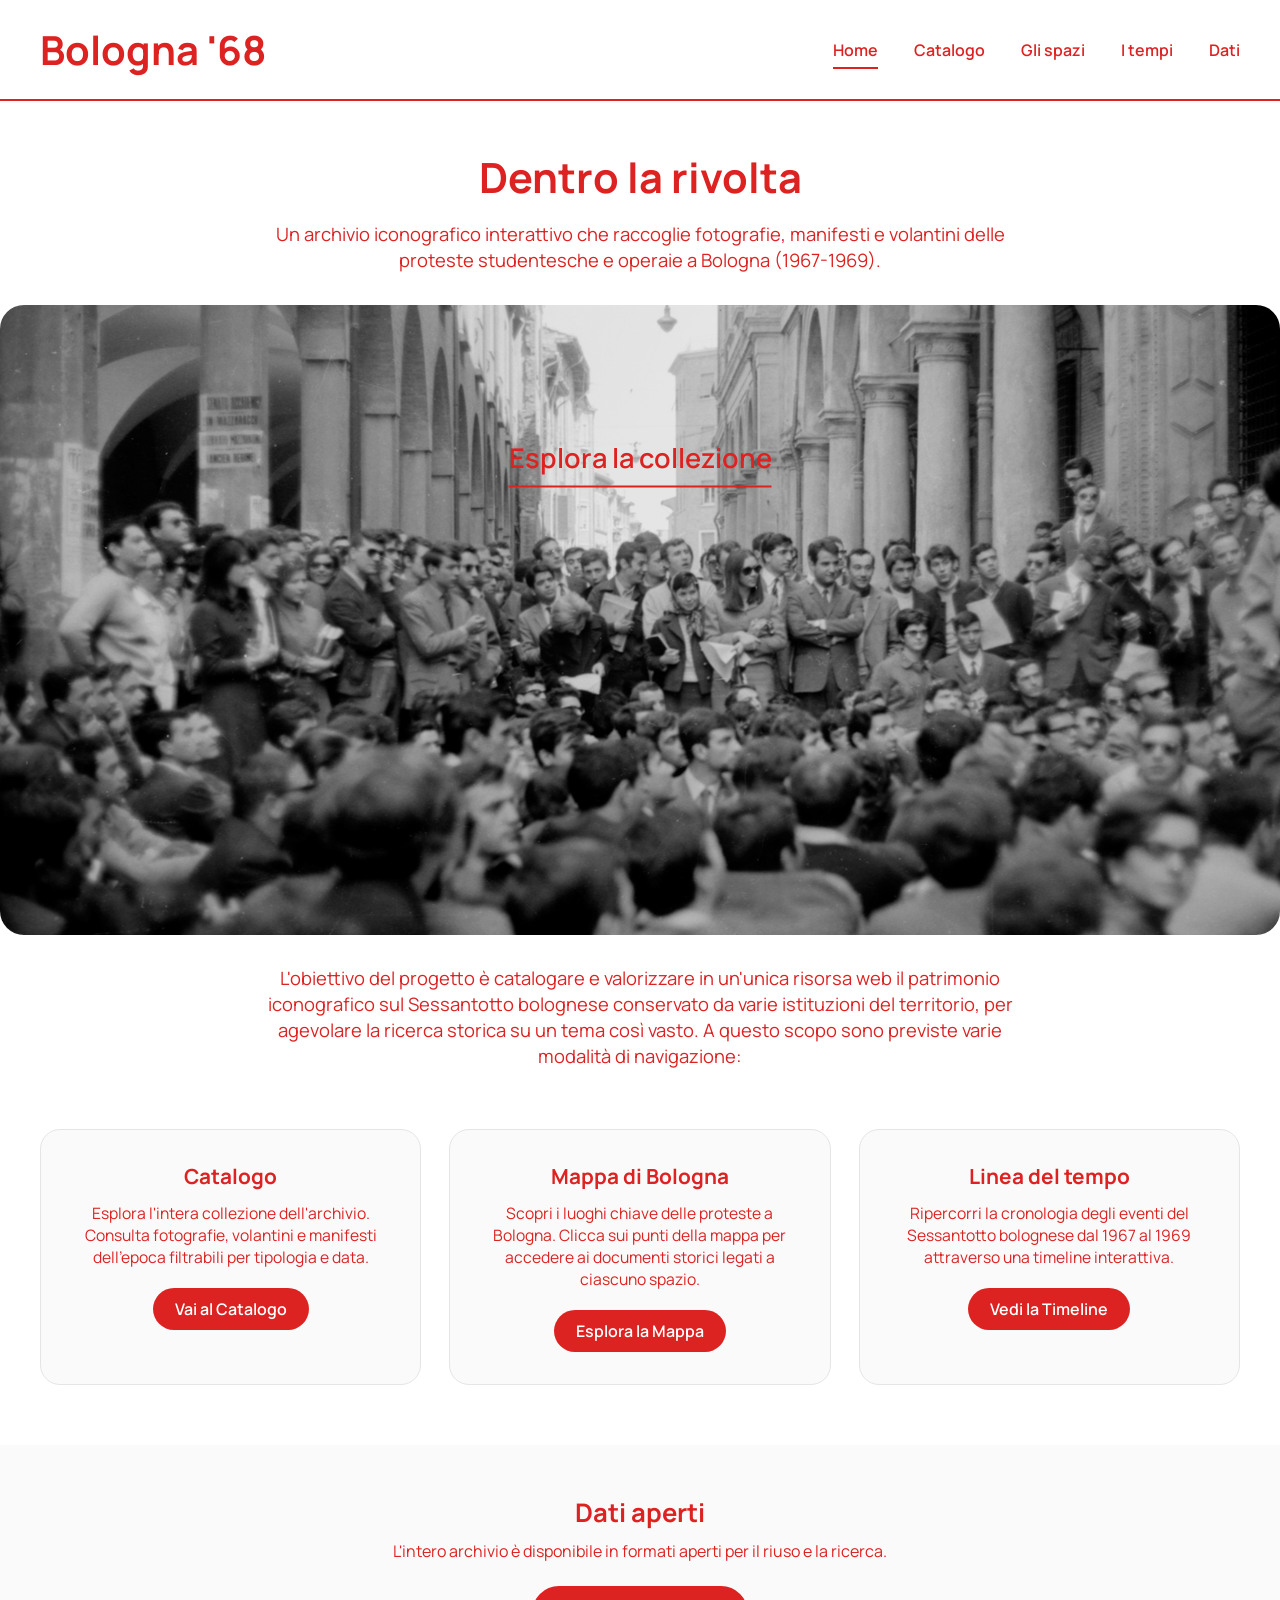
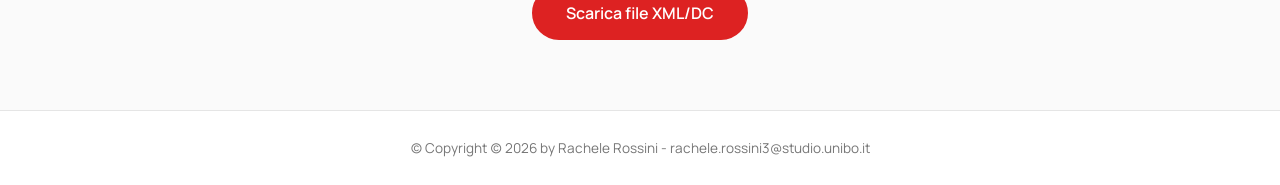
<file: index.html>
<!DOCTYPE html>
<html lang="it">
<head>
    <meta charset="UTF-8">
    <meta name="viewport" content="width=device-width, initial-scale=1.0">
    <title>Bologna '68 — Home</title>
    <link rel="preconnect" href="https://fonts.googleapis.com">
<link rel="preconnect" href="https://fonts.gstatic.com" crossorigin>
<link href="https://fonts.googleapis.com/css2?family=Manrope:wght@400;500;600;700;800&display=swap" rel="stylesheet">
    <link rel="stylesheet" href="style.css">
    <meta name="DC.title" content="Bologna '68 — Archivio iconografico del Sessantotto bolognese">
<meta name="DC.creator" content="Rachele Rossini">
<meta name="DC.subject" content="Sessantotto, Bologna, movimento studentesco, 1968">
<meta name="DC.description" content="Archivio iconografico digitale di fotografie, manifesti e volantini del Sessantotto bolognese (1967-1969)">
<meta name="DC.date" content="1967/1969">
<meta name="DC.type" content="Collection">
<meta name="DC.format" content="text/html">
<meta name="DC.language" content="it">
</head>
<body>

    <header>
    <div class="logo">
        <a href="index.html">Bologna '68</a>
    </div>
    <nav class="topnav" id="myTopnav">
        <ul>
            <li><a href="index.html" class="active">Home</a></li>
            <li><a href="catalogo.html">Catalogo</a></li>
            <li><a href="spazi.html">Gli spazi</a></li>
            <li><a href="tempi.html">I tempi</a></li>
            <li><a href="dati.html">Dati</a></li>
            <li class="icon-item">
                <a href="javascript:void(0);" class="icon" onclick="myFunction()">&#9776;</a>
            </li>
        </ul>
    </nav>
</header>

<section class="hero-intro">
    <h1>Dentro la rivolta</h1>
    <p>Un archivio iconografico interattivo che raccoglie fotografie, manifesti e volantini delle proteste studentesche e operaie a Bologna (1967-1969).</p>
</section>

<div class="hero-image" id="heroImage">
    <div class="hero-text">
        <a href="catalogo.html">Esplora la collezione</a>
    </div>
</div>

<section class="description-section">
    
    <p>L'obiettivo del progetto è catalogare e valorizzare in un'unica risorsa web il patrimonio iconografico sul Sessantotto bolognese conservato da varie istituzioni del territorio, per agevolare la ricerca storica su un tema così vasto. 
    A questo scopo sono previste varie modalità di navigazione:</p>
</section>

<section class="home-sections">
    <div class="sections-grid">

        <div class="section-card">
            <h3>Catalogo</h3>
            <p>Esplora l'intera collezione dell'archivio. Consulta fotografie, volantini e manifesti dell'epoca filtrabili per tipologia e data.</p>
            <a href="catalogo.html" class="btn-card">Vai al Catalogo</a>
        </div>

        <div class="section-card">
            <h3>Mappa di Bologna</h3>
            <p>Scopri i luoghi chiave delle proteste a Bologna. Clicca sui punti della mappa per accedere ai documenti storici legati a ciascuno spazio.</p>
            <a href="spazi.html" class="btn-card">Esplora la Mappa</a>
        </div>

        <div class="section-card">
            <h3>Linea del tempo</h3>
            <p>Ripercorri la cronologia degli eventi del Sessantotto bolognese dal 1967 al 1969 attraverso una timeline interattiva.</p>
            <a href="tempi.html" class="btn-card">Vedi la Timeline</a>
        </div>

    </div>
</section>
<section class="download-section">
    <h2>Dati aperti</h2>
    <p>L'intero archivio è disponibile in formati aperti per il riuso e la ricerca.</p>
    <a href="sessantotto.xml" download class="btn-download">Scarica file XML/DC</a>
</section>
<footer>
    &copy; Copyright (c) 2026 by Rachele Rossini - rachele.rossini3@studio.unibo.it
</footer>
<script src="script.js"></script>
</body>
</html>
</file>
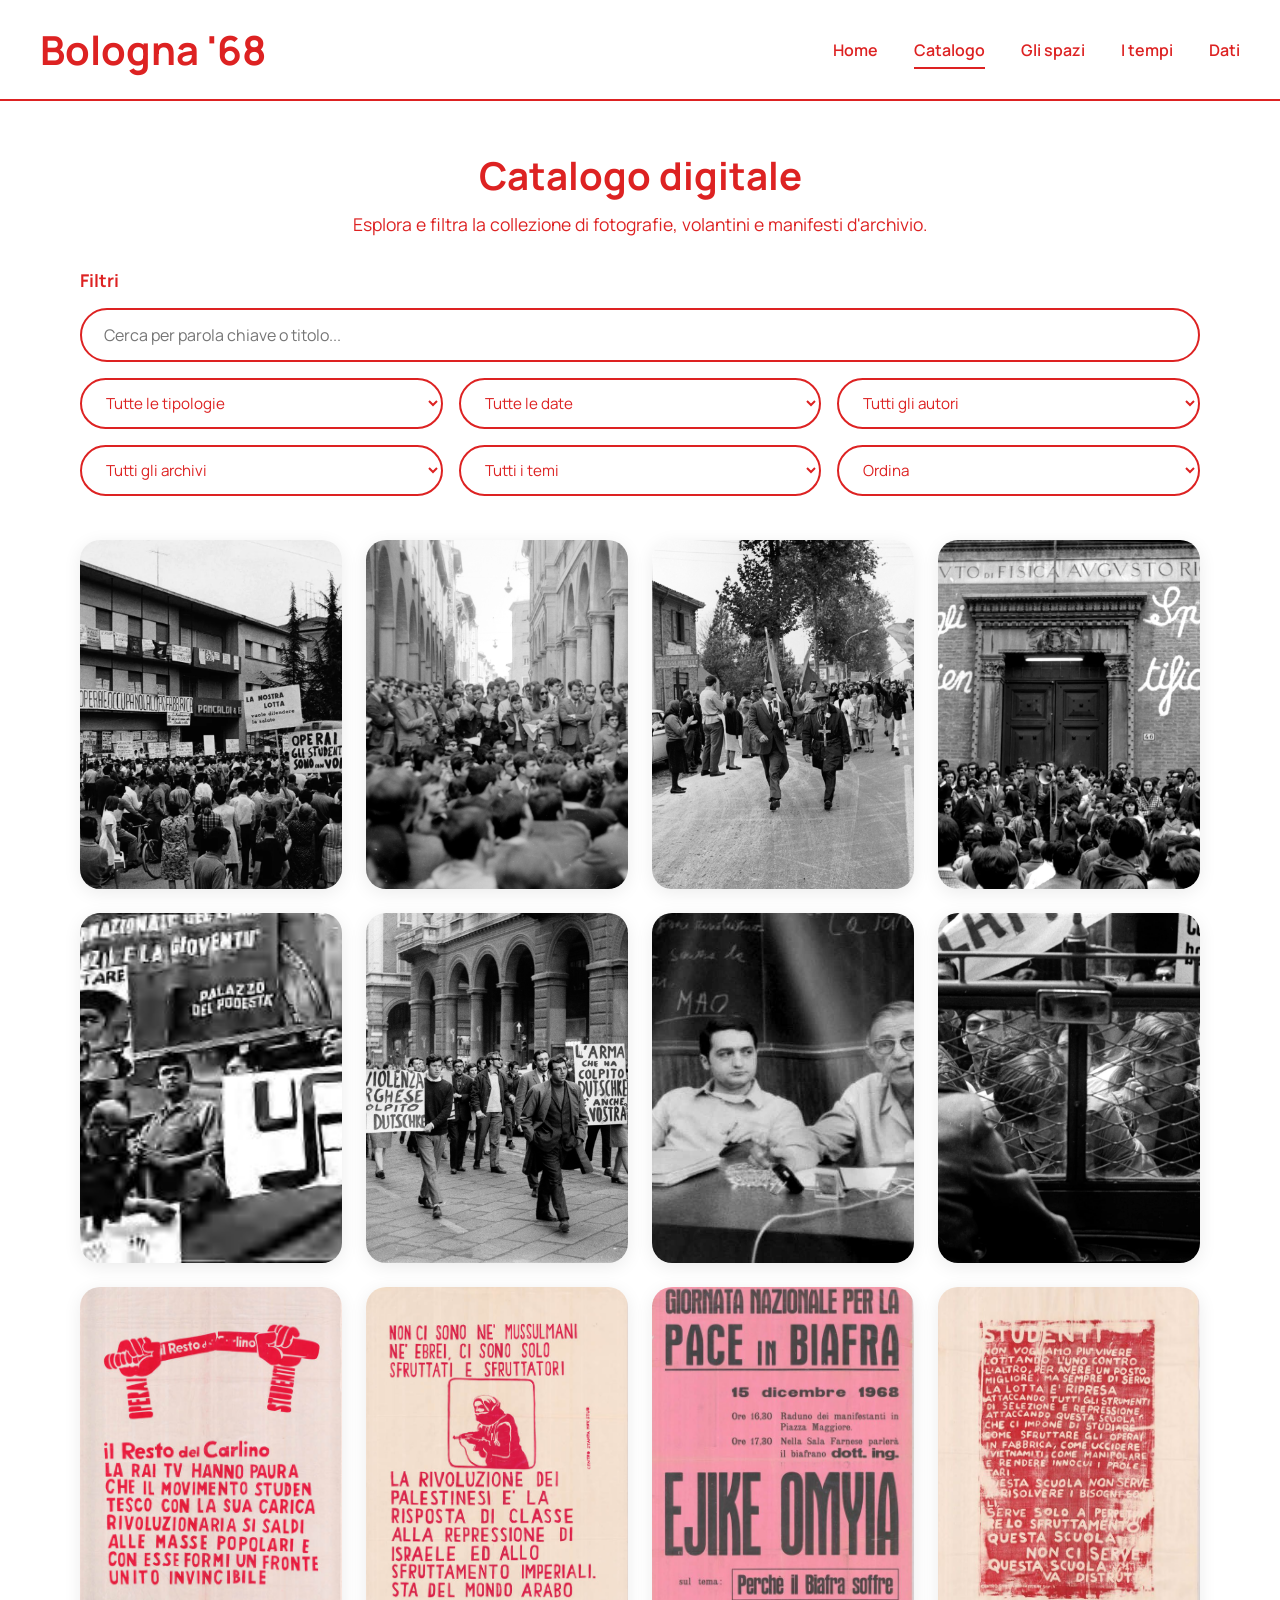
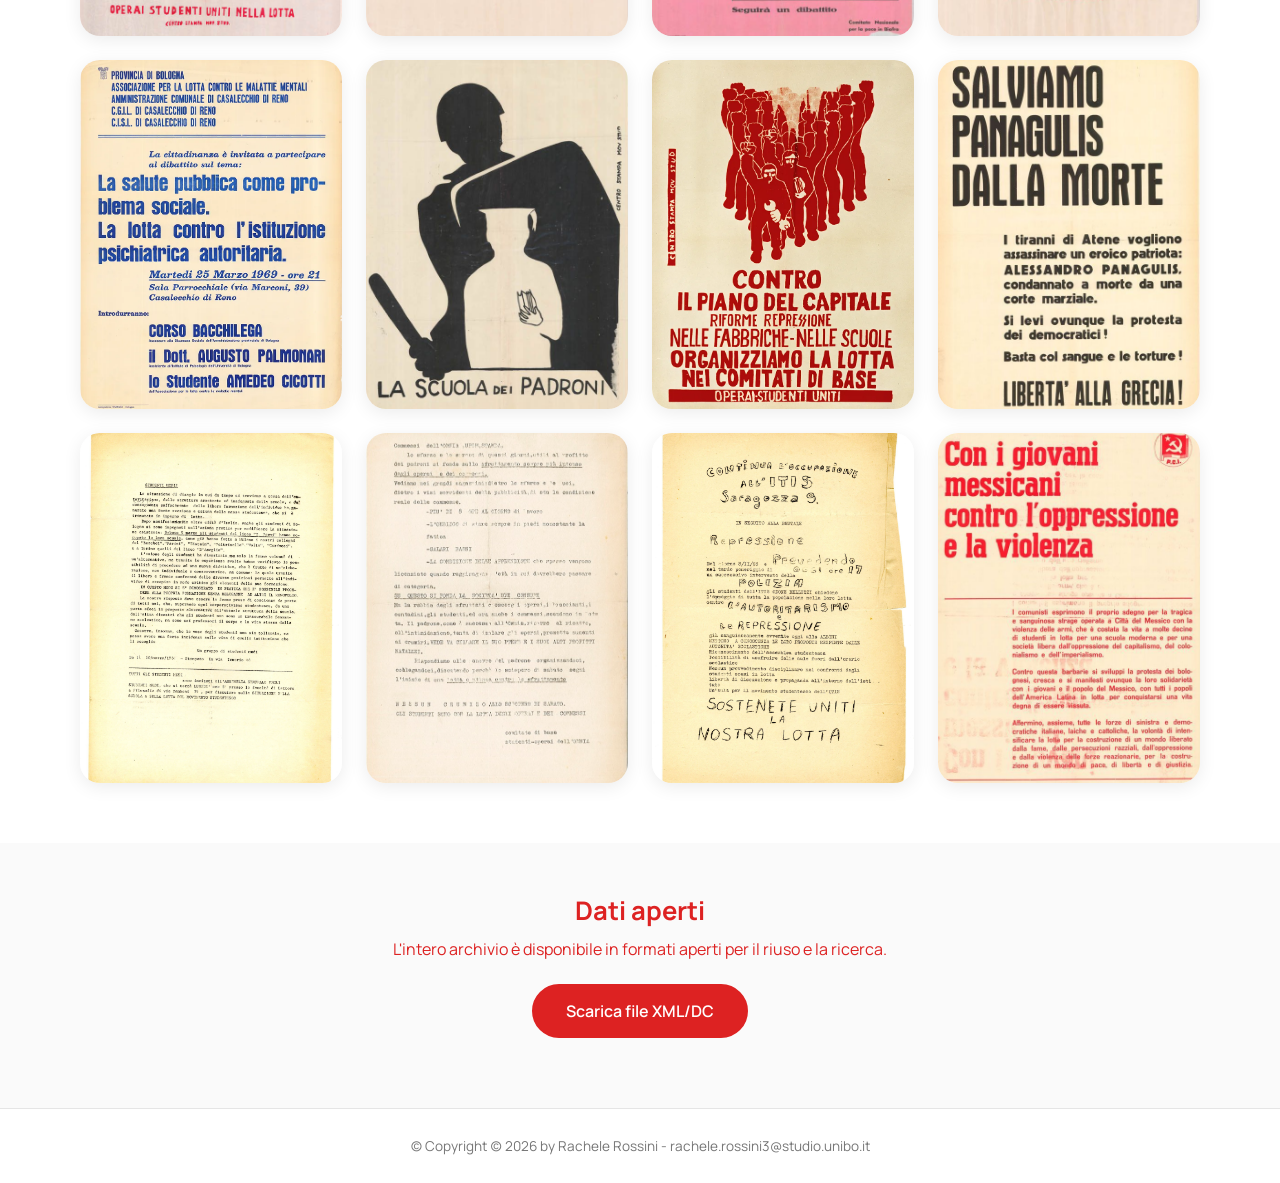
<file: catalogo.html>
<!DOCTYPE html>
<html lang="it">
<head>
    <meta charset="UTF-8">
    <meta name="viewport" content="width=device-width, initial-scale=1.0">
    <title>Bologna '68 — Catalogo</title>
    <link rel="preconnect" href="https://fonts.googleapis.com">
<link rel="preconnect" href="https://fonts.gstatic.com" crossorigin>
<link href="https://fonts.googleapis.com/css2?family=Manrope:wght@400;500;600;700;800&display=swap" rel="stylesheet">
    <link rel="stylesheet" href="style.css">
</head>
<body>

   <header>
    <div class="logo">
        <a href="index.html">Bologna '68</a>
    </div>
    <nav class="topnav" id="myTopnav">
        <ul>
            <li><a href="index.html" >Home</a></li>
            <li><a href="catalogo.html" class="active">Catalogo</a></li>
            <li><a href="spazi.html">Gli spazi</a></li>
            <li><a href="tempi.html">I tempi</a></li>
            <li><a href="dati.html">Dati</a></li>
            <li class="icon-item">
                <a href="javascript:void(0);" class="icon" onclick="myFunction()">&#9776;</a>
            </li>
        </ul>
    </nav>
</header>
 <section class="catalog-intro">
        <h1>Catalogo digitale</h1>
        <p>Esplora e filtra la collezione di fotografie, volantini e manifesti d'archivio.</p>
    </section>

    <section class="filter-section">
        <h2 class="filters-label">Filtri</h2>

        <input type="text" id="searchInput" placeholder="Cerca per parola chiave o titolo...">

       <div class="filter-grid">
    <select id="filterType">
        <option value="">Tutte le tipologie</option>
        <option value="fotografia">Fotografia</option>
        <option value="manifesto">Manifesto</option>
        <option value="volantino">Volantino</option>
    </select>

    <select id="filterDate">
        <option value="">Tutte le date</option>
        <option value="1967">1967</option>
        <option value="1968">1968</option>
        <option value="1969">1969</option>
    </select>

    <select id="filterAuthor">
        <option value="">Tutti gli autori</option>
        <option value="Enrico Pasquali">Enrico Pasquali</option>
        <option value="Luciano Nicolini">Luciano Nicolini</option>
        <option value="Luciano Nadalini">Luciano Nadalini</option>
        <option value="Movimento Studentesco Bologna">Movimento Studentesco Bologna</option>
        <option value="Comitato Nazionale per la pace in Biafra">Comitato Nazionale per la pace in Biafra</option>
        <option value="Provincia di Bologna">Provincia di Bologna e altri enti</option>
        <option value="Partito comunista italiano: Federazione di Bologna">Partito comunista italiano: Federazione di Bologna</option>
        <option value="Un gruppo di studenti medi">Un gruppo di studenti medi</option>
        <option value="Comitato di base studenti-operai dell'OMNIA">Comitato di base studenti-operai dell'OMNIA</option>
        <option value="Studenti dell'ITIS Odone Belluzzi">Studenti dell'ITIS Odone Belluzzi</option>
    </select>

    <select id="filterArchive">
        <option value="">Tutti gli archivi</option>
        <option value="Archivio UFO">Archivio U.F.O</option>
        <option value="Archivio Storico dell'Università di Bologna (Raccolta Luciano Nicolini)">Archivio Storico dell'Università di Bologna</option>
        <option value="Archivio storico della nuova sinistra &quot;Marco Pezzi&quot;">Archivio storico della nuova sinistra "Marco Pezzi"</option>
        <option value="Fondazione Gramsci Emilia-Romagna">Fondazione Gramsci Emilia-Romagna</option>
    
    </select>

    <select id="filterTheme">
        <option value="">Tutti i temi</option>
        <option value="Movimento Studentesco">Movimento Studentesco</option>
        <option value="Lotta Operaia">Lotta Operaia</option>
        <option value="Pacifismo">Pacifismo</option>
        <option value="Internazionalismo">Internazionalismo</option>
        <option value="Psichiatria">Sanità e psichiatria</option>
    </select>

    <select id="sortOrder">
        <option value="">Ordina</option>
        <option value="oldest">Dal più vecchio al più recente</option>
        <option value="newest">Dal più recente al più vecchio</option>
    </select>
</div>
    </section>
    <section class="grid-container" id="catalogGrid">

<div class="card" data-title="La camiceria Pancaldi occupata dalle lavoratrici" data-type="fotografia" data-year="1968" data-date="1968-06-01" data-author="Enrico Pasquali" data-archive="Archivio UFO" data-theme="Lotta Operaia">
    <div class="card-image-wrapper">
        <img src="immagini/DOC_001_la_camiceria_pancaldi.jpg" alt="La camiceria Pancaldi occupata dalle lavoratrici">
        <div class="card-overlay">
            <h3>La camiceria Pancaldi occupata dalle lavoratrici</h3>
            <a href="sessantotto.xml" class="btn-overlay">Vedi scheda</a>
        </div>
    </div>
</div>

<div class="card" data-title="Assemblea di studenti in via Zamboni" data-type="fotografia" data-year="1968" data-date="1968-03-07" data-author="Luciano Nicolini" data-archive="Archivio Storico dell'Università di Bologna (Raccolta Luciano Nicolini)" data-theme="Movimento Studentesco">
    <div class="card-image-wrapper">
        <img src="immagini/DOC_002_assemblea_studenti_via_zamboni.jpg" alt="Assemblea di studenti in via Zamboni">
        <div class="card-overlay">
            <h3>Assemblea di studenti in via Zamboni</h3>
            <a href="sessantotto.xml" class="btn-overlay">Vedi scheda</a>
        </div>
    </div>
</div>

<div class="card" data-title="La marcia per la pace in Vietnam di Danilo Dolci da Modena a Bologna" data-type="fotografia" data-year="1967" data-date="1967-11-10" data-author="Luciano Nadalini" data-archive="Archivio UFO" data-theme="Pacifismo">
    <div class="card-image-wrapper">
        <img src="immagini/DOC_003_marcia_per_la_pace_in_vietnam.jpg" alt="La marcia per la pace in Vietnam">
        <div class="card-overlay">
            <h3>La marcia per la pace in Vietnam</h3>
            <a href="sessantotto.xml" class="btn-overlay">Vedi scheda</a>
        </div>
    </div>
</div>

<div class="card" data-title="L'occupazione dell'Istituto di fisica A. Righi" data-type="fotografia" data-year="1968" data-date="1968-02-01" data-author="Luciano Nicolini" data-archive="Archivio Storico dell'Università di Bologna (Raccolta Luciano Nicolini)" data-theme="Movimento Studentesco">
    <div class="card-image-wrapper">
        <img src="immagini/DOC_004_occupazione_fisica_a_righi_1_febbraio.jpg" alt="L'occupazione dell'Istituto di fisica A. Righi">
        <div class="card-overlay">
            <h3>L'occupazione dell'Istituto di fisica "A. Righi"</h3>
            <a href="doc_004.html" class="btn-overlay">Vedi scheda</a>
        </div>
    </div>
</div>

<div class="card" data-title="Manifestazione operai-studenti" data-type="fotografia" data-year="1968" data-date="1968-04-28" data-author="Luciano Nicolini" data-archive="Archivio Storico dell'Università di Bologna (Raccolta Luciano Nicolini)" data-theme="Lotta Operaia">
    <div class="card-image-wrapper">
        <img src="immagini/DOC_005_manifestazione_operai_studenti.jpg" alt="Manifestazione operai-studenti">
        <div class="card-overlay">
            <h3>Manifestazione operai-studenti</h3>
            <a href="sessantotto.xml" class="btn-overlay">Vedi scheda</a>
        </div>
    </div>
</div>

<div class="card" data-title="Manifestazione contro l'attentato a Rudi Dutschke" data-type="fotografia" data-year="1968" data-date="1968-04-12" data-author="Luciano Nicolini" data-archive="Archivio Storico dell'Università di Bologna (Raccolta Luciano Nicolini)" data-theme="Movimento Studentesco">
    <div class="card-image-wrapper">
        <img src="immagini/DOC_006_manifestazione_contro_arresto_dutschke.jpg" alt="Manifestazione contro l'attentato a Rudi Dutschke">
        <div class="card-overlay">
            <h3>Manifestazione contro l'attentato a Rudi Dutschke</h3>
            <a href="sessantotto.xml" class="btn-overlay">Vedi scheda</a>
        </div>
    </div>
</div>

<div class="card" data-title="Sartre parla all'Università di Bologna" data-type="fotografia" data-year="1968" data-date="1968-07-23" data-author="Luciano Nicolini" data-archive="Archivio Storico dell'Università di Bologna (Raccolta Luciano Nicolini)" data-theme="Psichiatria">
    <div class="card-image-wrapper">
        <img src="immagini/DOC_007_Sartre_parla_agli_studenti_psicologia.jpg">
        <div class="card-overlay">
            <h3>Sartre parla all'Università di Bologna</h3>
            <a href="sessantotto.xml" class="btn-overlay">Vedi scheda</a>
        </div>
    </div>
</div>

<div class="card" data-title="Intervento della polizia al sit-in davanti alla Johns Hopkins" data-type="fotografia" data-year="1967" data-date="1967-05-21" data-author="Luciano Nicolini" data-archive="Archivio Storico dell'Università di Bologna (Raccolta Luciano Nicolini)" data-theme="Pacifismo">
    <div class="card-image-wrapper">
        <img src="immagini/DOC_008_intervento_polizia_johns_hopkins.jpg" alt="Intervento della polizia al sit-in davanti alla Johns Hopkins">
        <div class="card-overlay">
            <h3>Intervento della polizia al sit-in davanti alla Johns Hopkins</h3>
            <a href="sessantotto.xml" class="btn-overlay">Vedi scheda</a>
        </div>
    </div>
</div>

<div class="card" data-title="Il Resto del Carlino e la RAI TV hanno paura del Movimento Studentesco" data-type="manifesto" data-year="1968" data-date="1968-01-01" data-author="Movimento Studentesco Bologna" data-archive="Archivio storico della nuova sinistra &quot;Marco Pezzi&quot;" data-theme="Movimento Studentesco">
    <div class="card-image-wrapper">
        <img src="immagini/DOC_009_il_resto_del_carlino_e_la_rai_tv_hanno_paura.jpg" alt="Il Resto del Carlino e la RAI TV hanno paura del Movimento Studentesco">
        <div class="card-overlay">
            <h3>Il Resto del Carlino e la RAI TV hanno paura</h3>
            <a href="tei/doc9tei.xml" class="btn-overlay">Vedi scheda</a>
        </div>
    </div>
</div>

<div class="card" data-title="Non ci sono né mussulmani né ebrei" data-type="manifesto" data-year="1968" data-date="1968-06-01" data-author="Movimento Studentesco Bologna" data-archive="Archivio storico della nuova sinistra &quot;Marco Pezzi&quot;" data-theme="Internazionalismo">
    <div class="card-image-wrapper">
        <img src="immagini/DOC_010_non_ci_sono_ne_mussulmani_ne_ebrei.jpg" alt="Non ci sono né mussulmani né ebrei">
        <div class="card-overlay">
            <h3>Non ci sono né mussulmani né ebrei</h3>
            <a href="doc_010.html" class="btn-overlay">Vedi scheda</a>
        </div>
    </div>
</div>

<div class="card" data-title="Giornata nazionale per la pace in Biafra" data-type="manifesto" data-year="1968" data-date="1968-12-15" data-author="Comitato Nazionale per la pace in Biafra" data-archive="Fondazione Gramsci Emilia-Romagna" data-theme="Pacifismo">
    <div class="card-image-wrapper">
        <img src="immagini/DOC_011_giornata_nazionale_per_la_pace_in_biafra.jpg" alt="Giornata nazionale per la pace in Biafra">
        <div class="card-overlay">
            <h3>Giornata nazionale per la pace in Biafra</h3>
            <a href="tei/doc11tei.xml" class="btn-overlay">Vedi scheda</a>
        </div>
    </div>
</div>

<div class="card" data-title="Studenti: non vogliamo più vivere lottando l'uno contro l'altro" data-type="manifesto" data-year="1968" data-date="1968-01-01" data-author="Movimento Studentesco Bologna" data-archive="Archivio storico della nuova sinistra &quot;Marco Pezzi&quot;" data-theme="Movimento Studentesco">
    <div class="card-image-wrapper">
        <img src="immagini/DOC_012_studenti_non_vogliamo_piu_vivere_lottando.jpg" alt="Studenti: non vogliamo più vivere lottando l'uno contro l'altro">
        <div class="card-overlay">
            <h3>Studenti: non vogliamo più vivere lottando</h3>
            <a href="tei/doc12tei.xml" class="btn-overlay">Vedi scheda</a>
        </div>
    </div>
</div>

<div class="card" data-title="La salute pubblica come problema sociale" data-type="manifesto" data-year="1969" data-date="1969-03-25" data-author="Provincia di Bologna" data-archive="Fondazione Gramsci Emilia-Romagna" data-theme="Psichiatria">
    <div class="card-image-wrapper">
        <img src="immagini/DOC_013_la_salute_pubblica_come_problema_sociale.jpg" alt="La salute pubblica come problema sociale">
        <div class="card-overlay">
            <h3>La salute pubblica come problema sociale</h3>
            <a href="tei/doc13tei.xml" class="btn-overlay">Vedi scheda</a>
        </div>
    </div>
</div>

<div class="card" data-title="La scuola dei padroni" data-type="manifesto" data-year="1968" data-date="1968-01-01" data-author="Movimento Studentesco Bologna" data-archive="Fondazione Gramsci Emilia-Romagna" data-theme="Movimento Studentesco">
    <div class="card-image-wrapper">
        <img src="immagini/DOC_014_la_scuola_dei_padroni.jpg" alt="La scuola dei padroni">
        <div class="card-overlay">
            <h3>La scuola dei padroni</h3>
            <a href="tei/doc14tei.xml" class="btn-overlay">Vedi scheda</a>
        </div>
    </div>
</div>

<div class="card" data-title="Contro il piano del capitale. Operai-studenti uniti" data-type="manifesto" data-year="1968" data-date="1968-01-01" data-author="Movimento Studentesco Bologna" data-archive="Archivio storico della nuova sinistra &quot;Marco Pezzi&quot;" data-theme="Lotta Operaia">
    <div class="card-image-wrapper">
        <img src="immagini/DOC_015_contro_il_piano_del_capitale.jpg" alt="Contro il piano del capitale">
        <div class="card-overlay">
            <h3>Contro il piano del capitale</h3>
            <a href="tei/doc15tei.xml" class="btn-overlay">Vedi scheda</a>
        </div>
    </div>
</div>

<div class="card" data-title="Salviamo Panagoulis dalla morte" data-type="manifesto" data-year="1968" data-date="1968-01-01" data-author="Partito comunista italiano: Federazione di Bologna" data-archive="Fondazione Gramsci Emilia-Romagna" data-theme="Pacifismo">
    <div class="card-image-wrapper">
        <img src="immagini/DOC_016_ salviamo_Panagoulis.jpg" alt="Salviamo Panagoulis dalla morte">
        <div class="card-overlay">
            <h3>Salviamo Panagoulis dalla morte</h3>
            <a href="tei/doc16tei.xml" class="btn-overlay">Vedi scheda</a>
        </div>
    </div>
</div>

<div class="card" data-title="Studenti Medi!" data-type="volantino" data-year="1968" data-date="1968-03-10" data-author="Un gruppo di studenti medi" data-archive="Fondazione Gramsci Emilia-Romagna" data-theme="Movimento Studentesco">
    <div class="card-image-wrapper">
        <img src="immagini/DOC_017 studenti medi!.jpg" alt="Studenti Medi!">
        <div class="card-overlay">
            <h3>Studenti Medi!</h3>
            <a href="tei/doc17tei.xml" class="btn-overlay">Vedi scheda</a>
        </div>
    </div>
</div>

<div class="card" data-title="Sciopero commessi dell'OMNIA, UPIM, STANDA" data-type="volantino" data-year="1968" data-date="1968-01-01" data-author="Comitato di base studenti-operai dell'OMNIA" data-archive="Archivio storico della nuova sinistra &quot;Marco Pezzi&quot;" data-theme="Lotta Operaia">
    <div class="card-image-wrapper">
        <img src="immagini/DOC_018_commessi_omnia_upim_standa.jpg" alt="Sciopero commessi dell'OMNIA, UPIM, STANDA">
        <div class="card-overlay">
            <h3>Sciopero commessi OMNIA, UPIM, STANDA</h3>
            <a href="tei/doc18tei.xml" class="btn-overlay">Vedi scheda</a>
        </div>
    </div>
</div>

<div class="card" data-title="Continua l'occupazione all'ITIS Saragozza 9" data-type="volantino" data-year="1968" data-date="1968-11-09" data-author="Studenti dell'ITIS Odone Belluzzi" data-archive="Fondazione Gramsci Emilia-Romagna" data-theme="Movimento Studentesco">
    <div class="card-image-wrapper">
        <img src="immagini/DOC_019_continua_occupazione_itis_saragozza_9.jpg" alt="Continua l'occupazione all'ITIS Saragozza 9">
        <div class="card-overlay">
            <h3>Continua l'occupazione all'ITIS Saragozza 9</h3>
            <a href="tei/doc19tei.xml" class="btn-overlay">Vedi scheda</a>
        </div>
    </div>
</div>

<div class="card" data-title="Con i giovani messicani contro l'oppressione e la violenza" data-type="manifesto" data-year="1968" data-date="1968-01-01" data-author="Partito comunista italiano: Federazione di Bologna" data-archive="Fondazione Gramsci Emilia-Romagna" data-theme="Internazionalismo">
    <div class="card-image-wrapper">
        <img src="immagini/DOC_020_Con_i_ giovani_messicani.jpg" alt="Con i giovani messicani">
        <div class="card-overlay">
            <h3>Con i giovani messicani</h3>
            <a href="tei/doc20tei.xml" class="btn-overlay">Vedi scheda</a>
        </div>
    </div>
</div>

</section>
<p id="noResults">Nessun documento corrisponde ai filtri selezionati.</p>
<section class="download-section">
    <h2>Dati aperti</h2>
    <p>L'intero archivio è disponibile in formati aperti per il riuso e la ricerca.</p>
    <a href="sessantotto.xml" download class="btn-download">Scarica file XML/DC</a>
</section>
<footer>
        &copy; Copyright (c) 2026 by Rachele Rossini - rachele.rossini3@studio.unibo.it
    </footer>
<script src="script.js"></script>
</body>
</html>
</file>
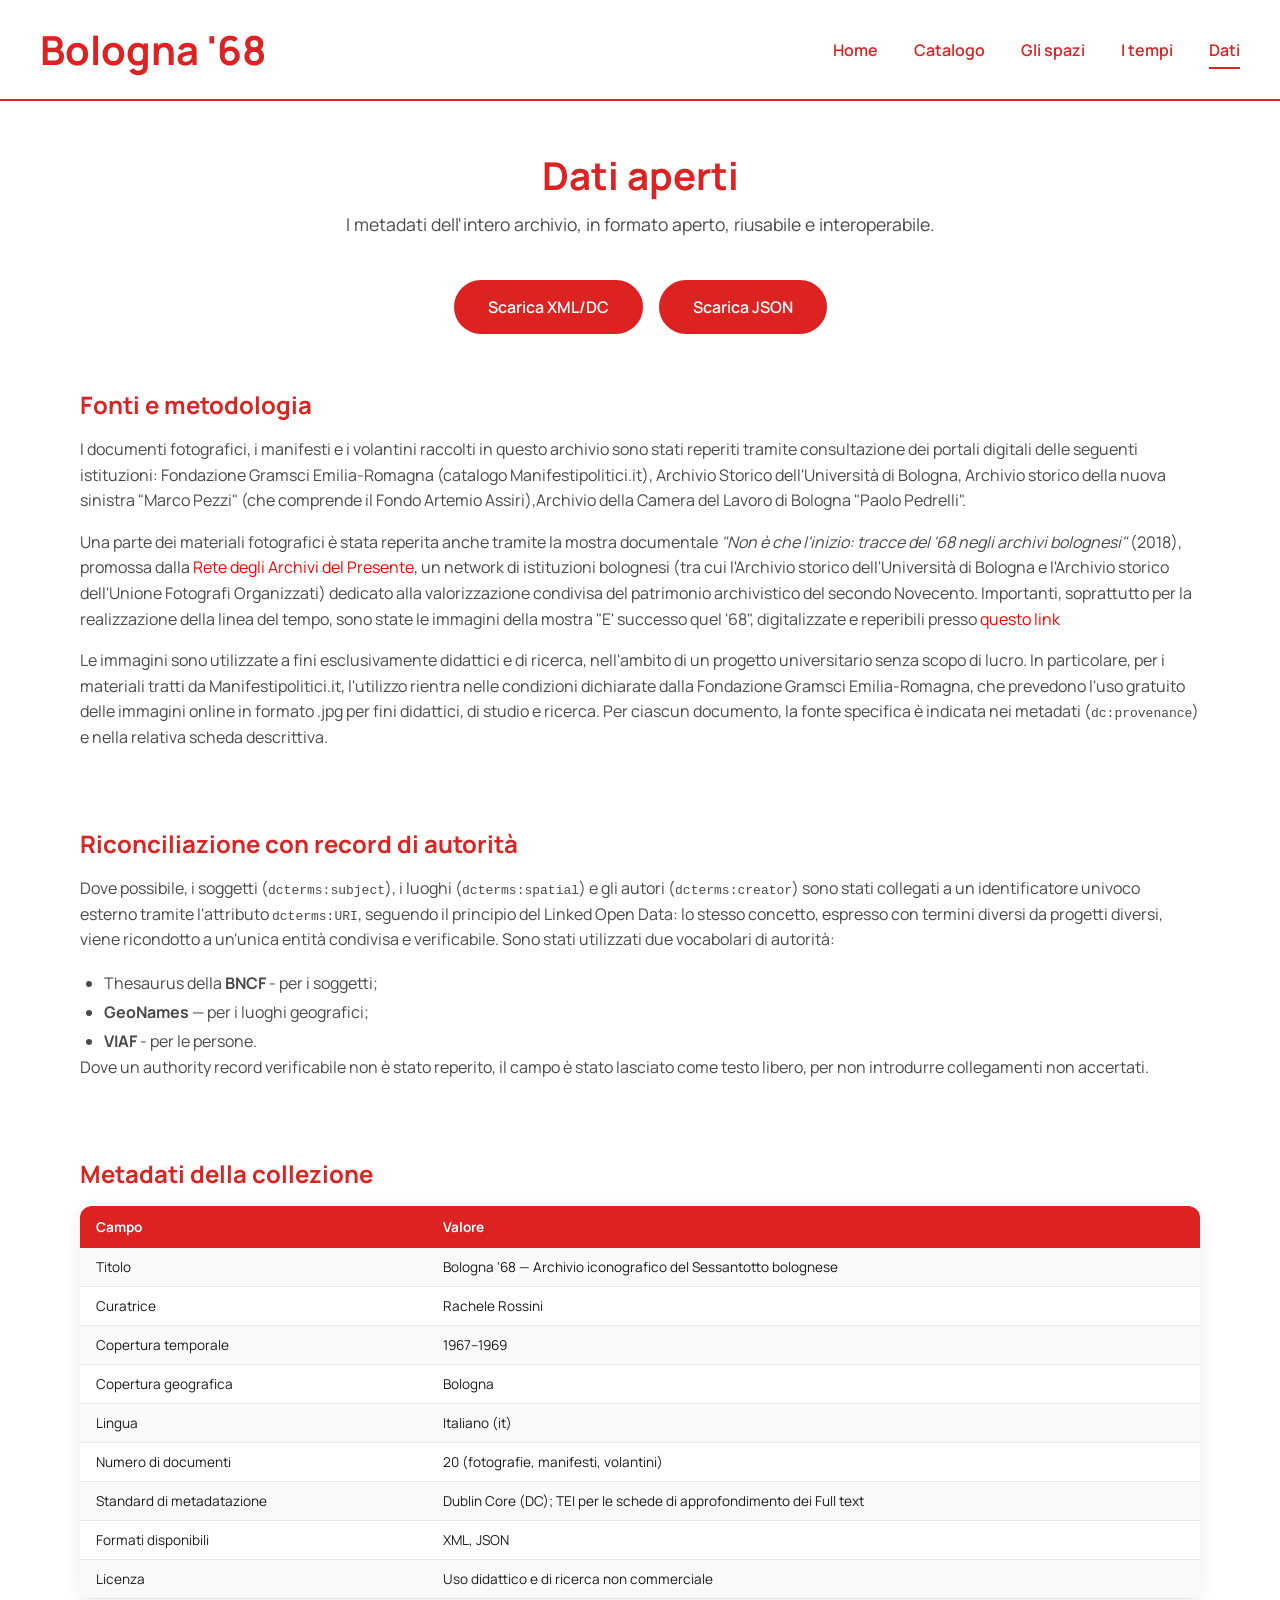
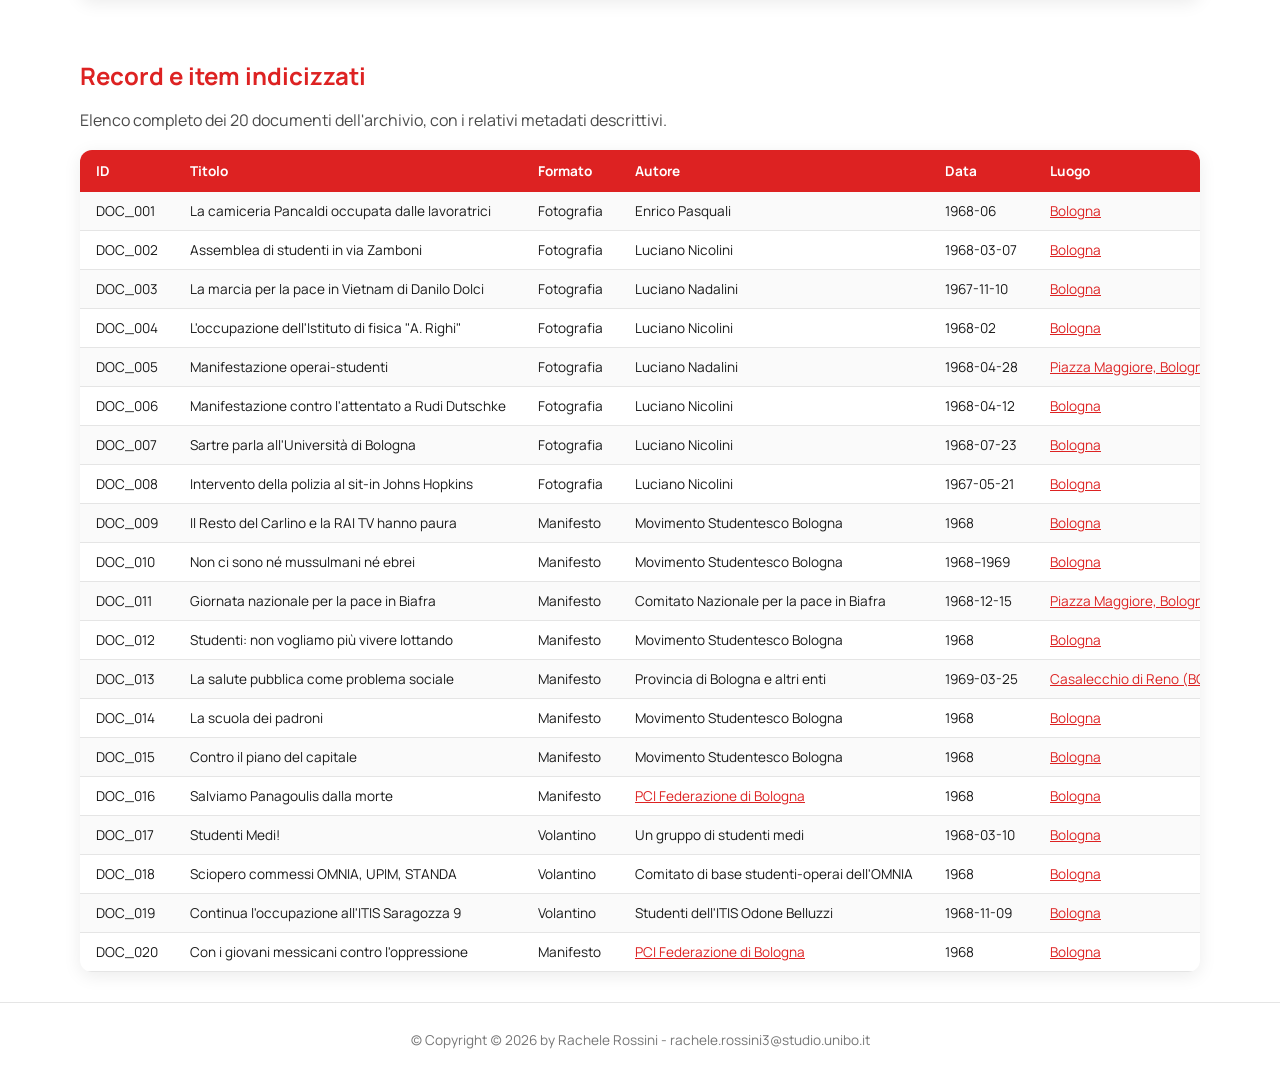
<file: dati.html>
<!DOCTYPE html>
<html lang="it">
<head>
    <meta charset="UTF-8">
    <meta name="viewport" content="width=device-width, initial-scale=1.0">
    <title>Bologna '68 — Dati</title>
    <link rel="preconnect" href="https://fonts.googleapis.com">
    <link rel="preconnect" href="https://fonts.gstatic.com" crossorigin>
    <link href="https://fonts.googleapis.com/css2?family=Manrope:wght@400;500;600;700;800&display=swap" rel="stylesheet">
    <link rel="stylesheet" href="style.css">
</head>
<body>
    <header>
    <div class="logo">
        <a href="index.html">Bologna '68</a>
    </div>
    <nav class="topnav" id="myTopnav">
        <ul>
            <li><a href="index.html" >Home</a></li>
            <li><a href="catalogo.html">Catalogo</a></li>
            <li><a href="spazi.html">Gli spazi</a></li>
            <li><a href="tempi.html">I tempi</a></li>
            <li><a href="dati.html" class="active">Dati</a></li>
            <li class="icon-item">
                <a href="javascript:void(0);" class="icon" onclick="myFunction()">&#9776;</a>
            </li>
        </ul>
    </nav>
</header>

    <section class="dati-intro">
        <h1>Dati aperti</h1>
        <p>I metadati dell'intero archivio, in formato aperto, riusabile e interoperabile.</p>
    </section>

    <div class="download-buttons">
        <a href="sessantotto.xml" download class="btn-download">Scarica XML/DC</a>
        <a href="sessantotto.json" download class="btn-download">Scarica JSON</a>
    </div>

    <section class="dati-section">
        <h2>Fonti e metodologia</h2>
        <p>
            I documenti fotografici, i manifesti e i volantini raccolti in questo archivio sono stati
            reperiti tramite consultazione dei portali digitali delle seguenti istituzioni: Fondazione
            Gramsci Emilia-Romagna (catalogo <a href="https://www.manifestipolitici.it/SebinaOpacGramsci/.do">Manifestipolitici.it</a>), Archivio Storico dell'Università di
            Bologna, Archivio storico della nuova sinistra "Marco Pezzi" (che comprende il Fondo Artemio
            Assiri),Archivio della Camera del Lavoro di Bologna "Paolo Pedrelli".
        </p>

        <p>
         Una parte dei materiali fotografici è stata reperita anche tramite la mostra documentale
         <em>"Non è che l'inizio: tracce del '68 negli archivi bolognesi"</em> (2018), promossa dalla <a href="https://archividelpresente.org/" target="_blank" style="color:red">Rete degli Archivi del Presente</a>, un network di istituzioni bolognesi (tra cui l'Archivio storico dell'Università di Bologna e l'Archivio storico dell'Unione Fotografi Organizzati) dedicato alla valorizzazione condivisa del patrimonio archivistico del secondo Novecento. Importanti, soprattutto per la realizzazione della linea del tempo, sono state le immagini della mostra  "E' successo quel '68", digitalizzate e reperibili presso  <a href="https://www.comune.bologna.it/iperbole/asnsmp/Foto_Nadalini_mostra_1968.html" style ="color:red" > questo link </a>
       
        </p>
        <p>
            Le immagini sono utilizzate a fini esclusivamente didattici e di ricerca, nell'ambito di un
            progetto universitario senza scopo di lucro. In particolare, per i materiali tratti da
            Manifestipolitici.it, l'utilizzo rientra nelle condizioni dichiarate dalla Fondazione Gramsci
            Emilia-Romagna, che prevedono l'uso gratuito delle immagini online in formato .jpg per fini
            didattici, di studio e ricerca. Per ciascun documento, la fonte specifica è indicata nei
            metadati (<code>dc:provenance</code>) e nella relativa scheda descrittiva.
        </p>
    </section>

    <section class="dati-section">
        <h2>Riconciliazione con record di autorità</h2>
        <p>
            Dove possibile, i soggetti (<code>dcterms:subject</code>), i luoghi (<code>dcterms:spatial</code>) e
            gli autori (<code>dcterms:creator</code>) sono stati collegati a un identificatore univoco esterno
            tramite l'attributo <code>dcterms:URI</code>, seguendo il principio del Linked Open Data: lo
            stesso concetto, espresso con termini diversi da progetti diversi, viene ricondotto a
            un'unica entità condivisa e verificabile. Sono stati utilizzati due vocabolari di autorità:
        </p>
        <ul style="list-style: disc; padding-left: 24px; color: #4a4a4a; line-height: 1.8;">
            <li>Thesaurus della <strong>BNCF </strong> - per i soggetti;</li>
            <li><strong>GeoNames</strong> — per i luoghi geografici; </li>
            <li><strong>VIAF</strong> - per le persone.
        </ul>
        <p>
            Dove un authority record verificabile non è stato reperito, il campo è stato lasciato come
            testo libero, per non introdurre collegamenti non accertati.
        </p>
    </section>

    <section class="dati-section">
        <h2>Metadati della collezione</h2>
        <div class="dati-table-wrapper">
            <table class="dati-table">
                <tr><th>Campo</th><th>Valore</th></tr>
                <tr><td>Titolo</td><td>Bologna '68 — Archivio iconografico del Sessantotto bolognese</td></tr>
                <tr><td>Curatrice</td><td>Rachele Rossini</td></tr>
                <tr><td>Copertura temporale</td><td>1967–1969</td></tr>
                <tr><td>Copertura geografica</td><td>Bologna</td></tr>
                <tr><td>Lingua</td><td>Italiano (it)</td></tr>
                <tr><td>Numero di documenti</td><td>20 (fotografie, manifesti, volantini)</td></tr>
                <tr><td>Standard di metadatazione</td><td>Dublin Core (DC); TEI per le schede di approfondimento dei Full text</td></tr>
                <tr><td>Formati disponibili</td><td>XML, JSON</td></tr>
                <tr><td>Licenza</td><td>Uso didattico e di ricerca non commerciale</td></tr>
            </table>
        </div>
    </section>

    <section class="dati-section">
        <h2>Record e item indicizzati</h2>
        <p>Elenco completo dei 20 documenti dell'archivio, con i relativi metadati descrittivi.</p>
        <div class="dati-table-wrapper">
            <table class="dati-table">
                <tr>
                    <th>ID</th>
                    <th>Titolo</th>
                    <th>Formato</th>
                    <th>Autore</th>
                    <th>Data</th>
                    <th>Luogo</th>
                    <th>Temi</th>
                    <th>Fonte</th>
                </tr>

                <tr>
                    <td>DOC_001</td>
                    <td>La camiceria Pancaldi occupata dalle lavoratrici</td>
                    <td>Fotografia</td>
                    <td>Enrico Pasquali</td>
                    <td>1968-06</td>
                    <td><a href="https://www.geonames.org/3181928/bologna.html" target="_blank">Bologna</a></td>
                    <td><a href="https://thes.bncf.firenze.sbn.it/termine.php?id=18092">Movimento operaio</a>, <a href="https://thes.bncf.firenze.sbn.it/termine.php?id=44097">Diritto alla salute</a></td>
                    <td>Archivio UFO</td>
                </tr>

                <tr>
                    <td>DOC_002</td>
                    <td>Assemblea di studenti in via Zamboni</td>
                    <td>Fotografia</td>
                    <td>Luciano Nicolini</td>
                    <td>1968-03-07</td>
                    <td><a href="https://www.geonames.org/3181928/bologna.html" target="_blank">Bologna</a></td>
                    <td><a href="https://thes.bncf.firenze.sbn.it/termine.php?id=16240" target="_blank">Movimento studentesco</a>, <a href="https://thes.bncf.firenze.sbn.it/termine.php?id=7811">Università</a></td>
                    <td><a href="http://viaf.org/viaf/130383763">Archivio Storico Università di Bologna</a></td>
                </tr>

                <tr>
                    <td>DOC_003</td>
                    <td>La marcia per la pace in Vietnam di Danilo Dolci</td>
                    <td>Fotografia</td>
                    <td>Luciano Nadalini</td>
                    <td>1967-11-10</td>
                    <td><a href="https://www.geonames.org/3181928/bologna.html" target="_blank">Bologna</a></td>
                    <td><a href="https://thes.bncf.firenze.sbn.it/termine.php?id=20070" target="_blank">Internazionalismo</a>, <a href="https://thes.bncf.firenze.sbn.it/termine.php?id=1256" target="_blank">Pacifismo</a></td>
                    <td>Archivio UFO</td>
                </tr>

                <tr>
                    <td>DOC_004</td>
                    <td>L'occupazione dell'Istituto di fisica "A. Righi"</td>
                    <td>Fotografia</td>
                    <td>Luciano Nicolini</td>
                    <td>1968-02</td>
                    <td><a href="https://www.geonames.org/3181928/bologna.html" target="_blank">Bologna</a></td>
                    <td><a href="https://thes.bncf.firenze.sbn.it/termine.php?id=16240" target="_blank">Movimento studentesco</a>, Occupazione</td>
                    <td><a href="http://viaf.org/viaf/130383763">Archivio Storico Università di Bologna</a></td>
                </tr>

                <tr>
                    <td>DOC_005</td>
                    <td>Manifestazione operai-studenti</td>
                    <td>Fotografia</td>
                    <td>Luciano Nadalini</td>
                    <td>1968-04-28</td>
                    <td><a href="https://www.geonames.org/7670502/piazza-maggiore.html" target="_blank">Piazza Maggiore, Bologna</a></td>
                    <td><a href="https://thes.bncf.firenze.sbn.it/termine.php?id=18092">Movimento operaio</a>,Manifestazione</td>
                    <td>Archivio Luciano Nadalini</td>
                </tr>

                <tr>
                    <td>DOC_006</td>
                    <td>Manifestazione contro l'attentato a Rudi Dutschke</td>
                    <td>Fotografia</td>
                    <td>Luciano Nicolini</td>
                    <td>1968-04-12</td>
                    <td><a href="https://www.geonames.org/3181928/bologna.html" target="_blank">Bologna</a></td>
                    <td><a href="https://thes.bncf.firenze.sbn.it/termine.php?id=16240" target="_blank">Movimento studentesco</a>, <a href="https://thes.bncf.firenze.sbn.it/termine.php?id=20070" target="_blank">Internazionalismo</a></td>
                    <td><a href="http://viaf.org/viaf/130383763">Archivio Storico Università di Bologna</a></td>
                </tr>

                <tr>
                    <td>DOC_007</td>
                    <td>Sartre parla all'Università di Bologna</td>
                    <td>Fotografia</td>
                    <td>Luciano Nicolini</td>
                    <td>1968-07-23</td>
                    <td><a href="https://www.geonames.org/3181928/bologna.html" target="_blank">Bologna</a></td>
                    <td><a href="https://thes.bncf.firenze.sbn.it/termine.php?id=2945" target="_blank">Psichiatria</a>, <a href="https://thes.bncf.firenze.sbn.it/termine.php?id=16240" target="_blank">Movimento studentesco</a></td>
                    <td><a href="http://viaf.org/viaf/130383763">Archivio Storico Università di Bologna</a></td>
                </tr>

                <tr>
                    <td>DOC_008</td>
                    <td>Intervento della polizia al sit-in Johns Hopkins</td>
                    <td>Fotografia</td>
                    <td>Luciano Nicolini</td>
                    <td>1967-05-21</td>
                    <td><a href="https://www.geonames.org/3181928/bologna.html" target="_blank">Bologna</a></td>
                    <td><a href="https://thes.bncf.firenze.sbn.it/termine.php?id=1347" target="_blank">Polizia</a>, <a href="https://thes.bncf.firenze.sbn.it/termine.php?id=20070" target="_blank">Internazionalismo</a></td>
                    <td><a href="http://viaf.org/viaf/130383763">Archivio Storico Università di Bologna</a></td>
                </tr>

                <tr>
                    <td>DOC_009</td>
                    <td>Il Resto del Carlino e la RAI TV hanno paura</td>
                    <td>Manifesto</td>
                    <td>Movimento Studentesco Bologna</td>
                    <td>1968</td>
                    <td><a href="https://www.geonames.org/3181928/bologna.html" target="_blank">Bologna</a></td>
                    <td><a href="https://thes.bncf.firenze.sbn.it/termine.php?id=16240" target="_blank">Movimento studentesco</a>, Unione operai-studenti</td>
                    <td>Archivio "Marco Pezzi"</td>
                </tr>

                <tr>
                    <td>DOC_010</td>
                    <td>Non ci sono né mussulmani né ebrei</td>
                    <td>Manifesto</td>
                    <td>Movimento Studentesco Bologna</td>
                    <td>1968–1969</td>
                    <td><a href="https://www.geonames.org/3181928/bologna.html" target="_blank">Bologna</a></td>
                    <td><a href="https://thes.bncf.firenze.sbn.it/termine.php?id=20070" target="_blank">Internazionalismo</a>, <a href="https://www.geonames.org/6254930/palestine" target="_blank">Palestina</a></td>
                    <td>Archivio "Marco Pezzi"</td>
                </tr>

                <tr>
                    <td>DOC_011</td>
                    <td>Giornata nazionale per la pace in Biafra</td>
                    <td>Manifesto</td>
                    <td>Comitato Nazionale per la pace in Biafra</td>
                    <td>1968-12-15</td>
                    <td><a href="https://www.geonames.org/7670502/piazza-maggiore.html" target="_blank">Piazza Maggiore, Bologna</a></td>
                    <td><a href="https://thes.bncf.firenze.sbn.it/termine.php?id=1256" target="_blank">Pacifismo</a>, <a href="https://www.geonames.org/11126247/biafra.html" target="_blank">Biafra</a></td>
                    <td><a href="https://viaf.org/en/viaf/169435623">Fondazione Gramsci E-R</a></td>
                </tr>

                <tr>
                    <td>DOC_012</td>
                    <td>Studenti: non vogliamo più vivere lottando</td>
                    <td>Manifesto</td>
                    <td>Movimento Studentesco Bologna</td>
                    <td>1968</td>
                    <td><a href="https://www.geonames.org/3181928/bologna.html" target="_blank">Bologna</a></td>
                    <td><a href="https://thes.bncf.firenze.sbn.it/termine.php?id=16240" target="_blank">Movimento studentesco</a>, <a href="https://thes.bncf.firenze.sbn.it/termine.php?id=5071" target="_blank">Scuola</a></td>
                    <td>Archivio "Marco Pezzi"</td>
                </tr>

                <tr>
                    <td>DOC_013</td>
                    <td>La salute pubblica come problema sociale</td>
                    <td>Manifesto</td>
                    <td>Provincia di Bologna e altri enti</td>
                    <td>1969-03-25</td>
                    <td><a href="https://www.geonames.org/3180224/casalecchio-di-reno.html">Casalecchio di Reno (BO)</a></td>
                    <td><a href="https://thes.bncf.firenze.sbn.it/termine.php?id=8237">Sanità pubblica</a>, <a href="https://thes.bncf.firenze.sbn.it/termine.php?id=2945" target="_blank">Psichiatria</a></td>
                    <td><a href="https://viaf.org/en/viaf/169435623">Fondazione Gramsci E-R</a></td>
                </tr>

                <tr>
                    <td>DOC_014</td>
                    <td>La scuola dei padroni</td>
                    <td>Manifesto</td>
                    <td>Movimento Studentesco Bologna</td>
                    <td>1968</td>
                    <td><a href="https://www.geonames.org/3181928/bologna.html" target="_blank">Bologna</a></td>
                    <td><a href="https://thes.bncf.firenze.sbn.it/termine.php?id=16240" target="_blank">Movimento studentesco</a>, <a href="https://thes.bncf.firenze.sbn.it/termine.php?id=5071" target="_blank">Scuola</a></td>
                    <td><a href="https://viaf.org/en/viaf/169435623">Fondazione Gramsci E-R</a></td>
                </tr>

                <tr>
                    <td>DOC_015</td>
                    <td>Contro il piano del capitale</td>
                    <td>Manifesto</td>
                    <td>Movimento Studentesco Bologna</td>
                    <td>1968</td>
                    <td><a href="https://www.geonames.org/3181928/bologna.html" target="_blank">Bologna</a></td>
                    <td><a href="https://thes.bncf.firenze.sbn.it/termine.php?id=16240" target="_blank">Movimento studentesco</a>, <a href="https://thes.bncf.firenze.sbn.it/termine.php?id=18092">Movimento operaio</a></td>
                    <td>Archivio "Marco Pezzi"</td>
                </tr>

                <tr>
                    <td>DOC_016</td>
                    <td>Salviamo Panagoulis dalla morte</td>
                    <td>Manifesto</td>
                    <td><a href="https://viaf.org/en/viaf/159457224" target="_blank">PCI Federazione di Bologna</a></td>
                    <td>1968</td>
                    <td><a href="https://www.geonames.org/3181928/bologna.html" target="_blank">Bologna</a></td>
                    <td><a href="https://www.geonames.org/390903/hellenic-republic.html" target="_blank">Grecia</a>, <a href="https://thes.bncf.firenze.sbn.it/termine.php?id=35823">Colpo di stato</a></td>
                    <td><a href="https://viaf.org/en/viaf/169435623">Fondazione Gramsci E-R</a></td>
                </tr>

                <tr>
                    <td>DOC_017</td>
                    <td>Studenti Medi!</td>
                    <td>Volantino</td>
                    <td>Un gruppo di studenti medi</td>
                    <td>1968-03-10</td>
                    <td><a href="https://www.geonames.org/3181928/bologna.html" target="_blank">Bologna</a></td>
                    <td><a href="https://thes.bncf.firenze.sbn.it/termine.php?id=16240" target="_blank">Movimento studentesco</a>,
                    <td><a href="https://viaf.org/en/viaf/169435623">Fondazione Gramsci E-R</a></td>
                </tr>

                <tr>
                    <td>DOC_018</td>
                    <td>Sciopero commessi OMNIA, UPIM, STANDA</td>
                    <td>Volantino</td>
                    <td>Comitato di base studenti-operai dell'OMNIA</td>
                    <td>1968</td>
                    <td><a href="https://www.geonames.org/3181928/bologna.html" target="_blank">Bologna</a></td>
                    <td><a href="https://thes.bncf.firenze.sbn.it/termine.php?id=18092">Movimento operaio</a>, <a href="https://thes.bncf.firenze.sbn.it/termine.php?id=9343" target="_blank">Sciopero</a></td>
                    <td>Fondo "Artemio Assiri" (Archivio "Marco Pezzi")</td>
                </tr>

                <tr>
                    <td>DOC_019</td>
                    <td>Continua l'occupazione all'ITIS Saragozza 9</td>
                    <td>Volantino</td>
                    <td>Studenti dell'ITIS Odone Belluzzi</td>
                    <td>1968-11-09</td>
                    <td><a href="https://www.geonames.org/3181928/bologna.html" target="_blank">Bologna</a></td>
                    <td><a href="https://thes.bncf.firenze.sbn.it/termine.php?id=16240" target="_blank">Movimento studentesco</a>,Occupazione</td>
                    <td><a href="https://viaf.org/en/viaf/169435623">Fondazione Gramsci E-R</a></td>
                </tr>

                <tr>
                    <td>DOC_020</td>
                    <td>Con i giovani messicani contro l'oppressione</td>
                    <td>Manifesto</td>
                    <td><a href="https://viaf.org/en/viaf/159457224" target="_blank">PCI Federazione di Bologna</a></td>
                    <td>1968</td>
                    <td><a href="https://www.geonames.org/3181928/bologna.html" target="_blank">Bologna</a></td>
                    <td><a href="https://www.geonames.org/3996063/mexico" target="_blank">Messico</a>, <a href="https://thes.bncf.firenze.sbn.it/termine.php?id=20070" target="_blank">Internazionalismo</a></td>
                    <td><a href="https://viaf.org/en/viaf/169435623"><a href="https://viaf.org/en/viaf/169435623">Fondazione Gramsci E-R</a></a></td>
                </tr>

            </table>
        </div>
    </section>

    <footer>
        &copy; Copyright (c) 2026 by Rachele Rossini - rachele.rossini3@studio.unibo.it
    </footer>

    <script src="script.js"></script>
</body>
</html>
</file>
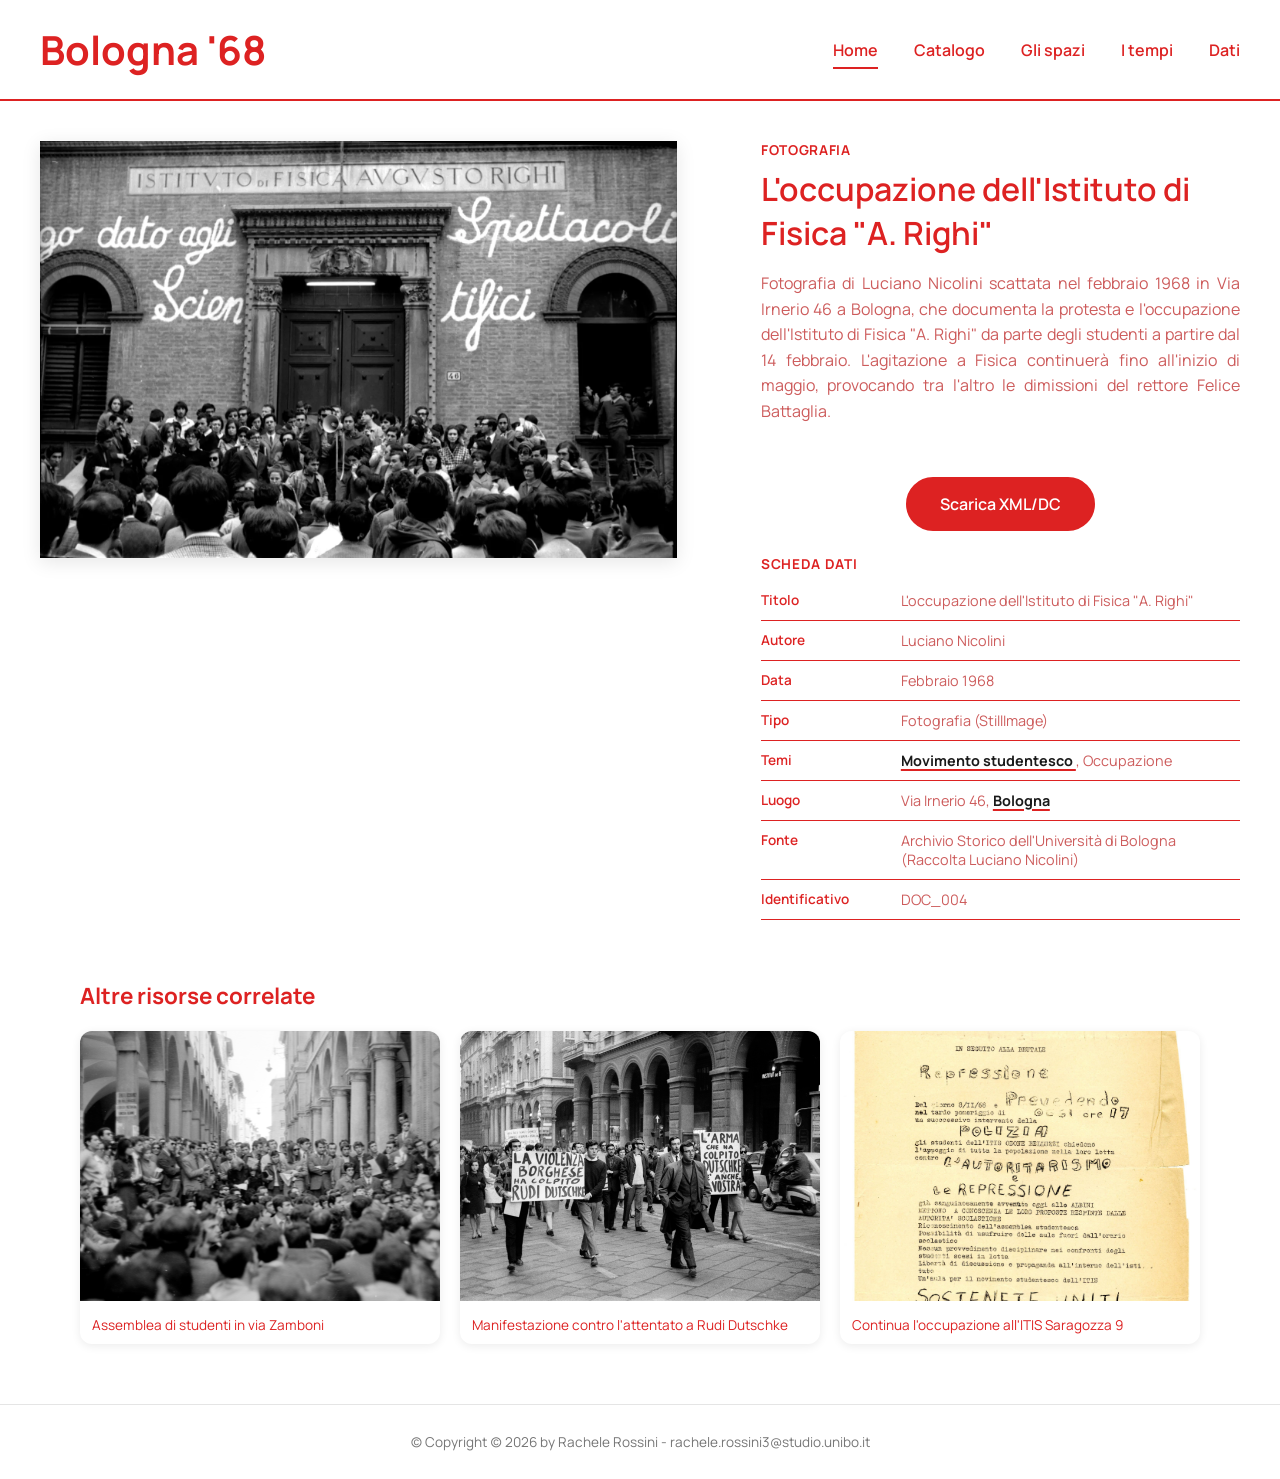
<file: doc_004.html>
<!DOCTYPE html>
<html lang="it">
<head>
    <meta charset="UTF-8">
    <meta name="viewport" content="width=device-width, initial-scale=1.0">
    <title>Bologna '68 — L'occupazione dell'Istituto di fisica "A. Righi"</title>
    <link rel="preconnect" href="https://fonts.googleapis.com">
    <link rel="preconnect" href="https://fonts.gstatic.com" crossorigin>
    <link href="https://fonts.googleapis.com/css2?family=Manrope:wght@400;500;600;700;800&display=swap" rel="stylesheet">
    <link rel="stylesheet" href="style.css">
</head>
<body>
    <header>
    <div class="logo">
        <a href="index.html">Bologna '68</a>
    </div>
    <nav class="topnav" id="myTopnav">
        <ul>
            <li><a href="index.html" class="active">Home</a></li>
            <li><a href="catalogo.html">Catalogo</a></li>
            <li><a href="spazi.html">Gli spazi</a></li>
            <li><a href="tempi.html">I tempi</a></li>
            <li><a href="dati.html">Dati</a></li>
            <li class="icon-item">
                <a href="javascript:void(0);" class="icon" onclick="myFunction()">&#9776;</a>
            </li>
        </ul>
    </nav>
</header>
     <div class="scheda-layout">

        <div class="scheda-image">
            <img src="immagini/DOC_004_occupazione_fisica_a_righi_1_febbraio.jpg" alt="L'occupazione dell'Istituto di fisica A. Righi">
        </div>

    <div class="scheda-content">
            <p class="doc-type-label">Fotografia</p>
            <h1>L'occupazione dell'Istituto di Fisica "A. Righi"</h1>

            <p class="scheda-description">
                Fotografia di Luciano Nicolini scattata nel febbraio 1968 in Via Irnerio 46 a Bologna, 
                che documenta la protesta e l'occupazione dell'Istituto di Fisica "A. Righi" da parte 
                degli studenti a partire dal 14 febbraio. L'agitazione a Fisica continuerà fino all'inizio 
                di maggio, provocando tra l'altro le dimissioni del rettore Felice Battaglia.
            </p>
            <div class="download-buttons"> 
            <a href="sessantotto.xml" download class="btn-download">Scarica XML/DC</a>
            </div>

            <table class="scheda-table">
                <caption> Scheda dati </caption>
                <tr>
                    <th>Titolo</th>
                    <td>L'occupazione dell'Istituto di Fisica "A. Righi"</td>
                </tr>
                <tr>
                    <th>Autore</th>
                    <td>Luciano Nicolini</td>
                </tr>
                <tr>
                    <th>Data</th>
                    <td>Febbraio 1968</td>
                </tr>
                <tr>
                    <th>Tipo</th>
                    <td>Fotografia (StillImage)</td>
                </tr>
                <tr>
                    <th>Temi</th>
                    <td> 
                        <a href="https://thes.bncf.firenze.sbn.it/termine.php?id=16240"  target="_blank" class="tema-link">Movimento studentesco </a>, 
                        <a> Occupazione </a>
                        
                    </td>
                </tr>
                <tr>
                    <th>Luogo</th>
                    <td>Via Irnerio 46, <a href="https://www.geonames.org/3181928/bologna.html"  target="_blank" class="tema-link"> Bologna </a></td>
                </tr>
                <tr>
                    <th>Fonte</th>
                    <td>Archivio Storico dell'Università di Bologna (Raccolta Luciano Nicolini)</td>
                </tr>
                <tr>
                    <th>Identificativo</th>
                    <td>DOC_004</td>
                </tr>
            </table>
        </div>

    </div>

    <aside class="related-section">
        <h2>Altre risorse correlate</h2>
        <div class="related-grid">

            <a href="sessantotto.xml" class="related-card">
                <img src="immagini/DOC_002_assemblea_studenti_via_zamboni.jpg" alt="Assemblea di studenti in via Zamboni">
                <p>Assemblea di studenti in via Zamboni</p>
            </a>

            <a href="sessantotto.xml" class="related-card">
                <img src="immagini/DOC_006_manifestazione_contro_arresto_dutschke.jpg" alt="Manifestazione contro l'attentato a Rudi Dutschke">
                <p>Manifestazione contro l'attentato a Rudi Dutschke</p>
            </a>

            <a href="doc19tei.xml" class="related-card">
                <img src="immagini/DOC_019_continua_occupazione_itis_saragozza_9.jpg" alt="Continua l'occupazione all'ITIS Saragozza 9">
                <p>Continua l'occupazione all'ITIS Saragozza 9</p>
            </a>

        </div>
    </aside>
    

    <footer>
        &copy; Copyright (c) 2026 by Rachele Rossini - rachele.rossini3@studio.unibo.it
    </footer>

    <script src="script.js"></script>
</body>
</html>
</file>
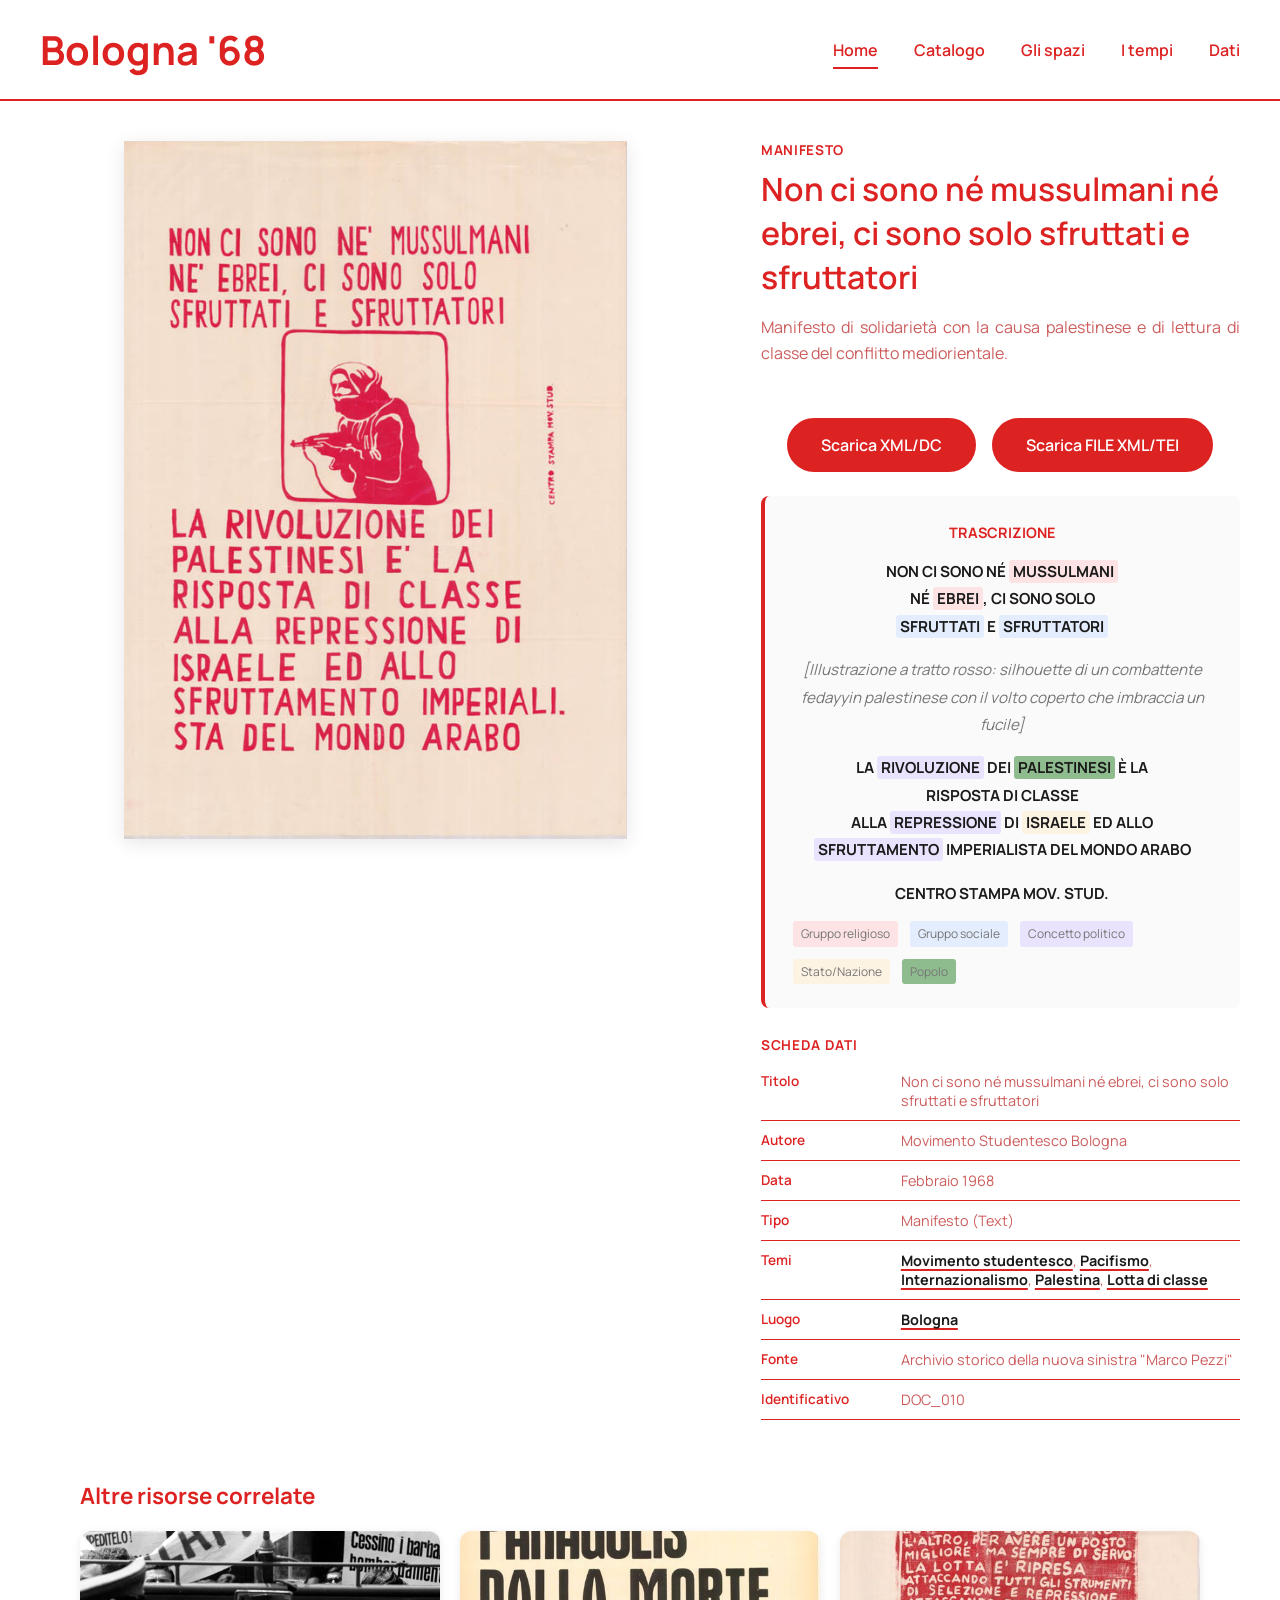
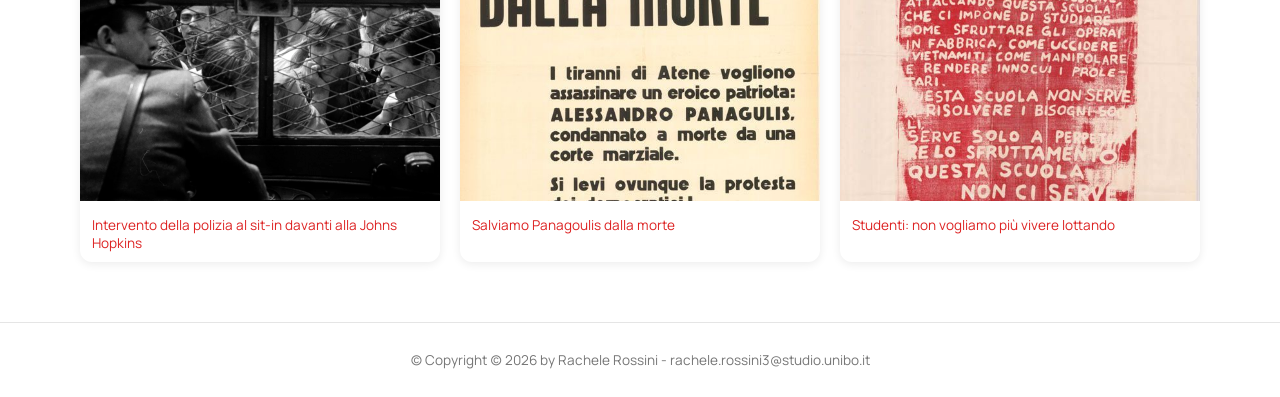
<file: doc_010.html>
<!DOCTYPE html>
<html lang="it">
<head>
    <meta charset="UTF-8">
    <meta name="viewport" content="width=device-width, initial-scale=1.0">
    <title>Bologna '68 — L'occupazione dell'Istituto di fisica "A. Righi"</title>
    <link rel="preconnect" href="https://fonts.googleapis.com">
    <link rel="preconnect" href="https://fonts.gstatic.com" crossorigin>
    <link href="https://fonts.googleapis.com/css2?family=Manrope:wght@400;500;600;700;800&display=swap" rel="stylesheet">
    <link rel="stylesheet" href="style.css">
</head>
<body>
    <header>
        <div class="logo">
            <a href="index.html">Bologna '68</a>
        </div>
        <nav class="topnav" id="myTopnav">
            <ul>
                <li><a href="index.html" class="active">Home</a></li>
                <li><a href="catalogo.html">Catalogo</a></li>
                <li><a href="spazi.html">Gli spazi</a></li>
                <li><a href="tempi.html">I tempi</a></li>
                <li><a href="dati.html">Dati</a></li>
                <li class="icon-item">
                    <a href="javascript:void(0);" class="icon" onclick="myFunction()">&#9776;</a>
                </li>
            </ul>
        </nav>
    </header>

    <div class="scheda-layout">

        
        <div class="scheda-image manifesto">
            <img src="immagini/DOC_010_non_ci_sono_ne_mussulmani_ne_ebrei.jpg" alt="Non ci sono né mussulmani né ebrei, ci sono solo sfruttati e sfruttatori">
        </div>

        
        <div class="scheda-content">
            <p class="doc-type-label">Manifesto</p>
            <h1>Non ci sono né mussulmani né ebrei, ci sono solo sfruttati e sfruttatori</h1>

            <p class="scheda-description">
                Manifesto di solidarietà con la causa palestinese e di lettura di classe del conflitto mediorientale.
            </p>

            <div class="download-buttons"> 
                <a href="sessantotto.xml" download class="btn-download">Scarica XML/DC</a>
                <a href="tei/doc10tei.xml" download class="btn-download">Scarica FILE XML/TEI</a>
            </div>

            <div class="transcription-box">
                <h3>Trascrizione</h3>

                <p style="text-align:center; font-weight:700; text-transform:uppercase;">
                    Non ci sono né <span class="tei-religious">mussulmani</span><br>
                    né <span class="tei-religious">ebrei</span>, ci sono solo<br>
                    <span class="tei-social">sfruttati</span> e <span class="tei-social">sfruttatori</span>
                </p>

                <p style="font-style: italic; color:#767676; text-align:center; margin: 16px 0;">
                    [Illustrazione a tratto rosso: silhouette di un combattente fedayyin palestinese 
                    con il volto coperto che imbraccia un fucile]
                </p>

                <p style="text-align:center; font-weight:700; text-transform:uppercase;">
                    La <span class="tei-political">rivoluzione</span> dei
                    <span class="tei-people">palestinesi</span> è la<br>
                    risposta di classe<br>
                    alla <span class="tei-political">repressione</span> di
                    <span class="tei-state">Israele</span> ed allo<br>
                    <span class="tei-political">sfruttamento</span> imperialista del mondo arabo
                </p>

                <p style="text-align:center; font-weight:700; text-transform:uppercase; margin-top: 16px;">
                    <span class="tei-org">Centro Stampa Mov. Stud.</span>
                </p>

                <div class="tei-legend">
                    <span class="tei-religious">Gruppo religioso</span>
                    <span class="tei-social">Gruppo sociale</span>
                    <span class="tei-political">Concetto politico</span>
                    <span class="tei-state">Stato/Nazione</span>
                    <span class="tei-people">Popolo</span>
                </div>
            </div>

            <table class="scheda-table">
                <caption>Scheda dati</caption>
                <tr>
                    <th>Titolo</th>
                    <td>Non ci sono né mussulmani né ebrei, ci sono solo sfruttati e sfruttatori</td>
                </tr>
                <tr>
                    <th>Autore</th>
                    <td>Movimento Studentesco Bologna</td>
                </tr>
                <tr>
                    <th>Data</th>
                    <td>Febbraio 1968</td>
                </tr>
                <tr>
                    <th>Tipo</th>
                    <td>Manifesto (Text)</td>
                </tr>
                <tr>
                    <th>Temi</th>
                    <td> 
                        <a href="https://thes.bncf.firenze.sbn.it/termine.php?id=16240" target="_blank" class="tema-link">Movimento studentesco</a>, 
                        <a href="https://thes.bncf.firenze.sbn.it/termine.php?id=1256" target="_blank" class="tema-link">Pacifismo</a>,
                        <a href="https://thes.bncf.firenze.sbn.it/termine.php?id=20070" target="_blank" class="tema-link">Internazionalismo</a>,
                        <a href="https://www.geonames.org/6254930/palestine" target="_blank" class="tema-link">Palestina</a>,
                        <a href="https://thes.bncf.firenze.sbn.it/termine.php?id=9716" target="_blank" class="tema-link">Lotta di classe</a>
                    </td>
                </tr>
                <tr>
                    <th>Luogo</th>
                    <td><a href="https://www.geonames.org/3181928/bologna.html" target="_blank" class="tema-link">Bologna</a></td>
                </tr>
                <tr>
                    <th>Fonte</th>
                    <td>Archivio storico della nuova sinistra "Marco Pezzi"</td>
                </tr>
                <tr>
                    <th>Identificativo</th>
                    <td>DOC_010</td>
                </tr>
            </table>
        </div> 

    </div> 

    <aside class="related-section">
        <h2>Altre risorse correlate</h2>
        <div class="related-grid">
            <a href="sessantotto.xml" class="related-card">
                <img src="immagini/DOC_008_intervento_polizia_johns_hopkins.jpg" alt="Intervento della polizia al sit-in davanti alla Johns Hopkins">
                <p>Intervento della polizia al sit-in davanti alla Johns Hopkins</p>
            </a>
            <a href="doc16tei.xml" class="related-card">
                <img src="immagini/DOC_016_ salviamo_Panagoulis.jpg" alt="Salviamo Panagoulis dalla morte">
                <p>Salviamo Panagoulis dalla morte</p>
            </a>
            <a href="doc12tei.xml" class="related-card">
                <img src="immagini/DOC_012_studenti_non_vogliamo_piu_vivere_lottando.jpg" alt="Studenti: non vogliamo più vivere lottando">
                <p>Studenti: non vogliamo più vivere lottando</p>
            </a>
        </div>
    </aside>

     <footer>
        &copy; Copyright (c) 2026 by Rachele Rossini - rachele.rossini3@studio.unibo.it
    </footer>

    <script src="script.js"></script>
</body>
</html>
</file>
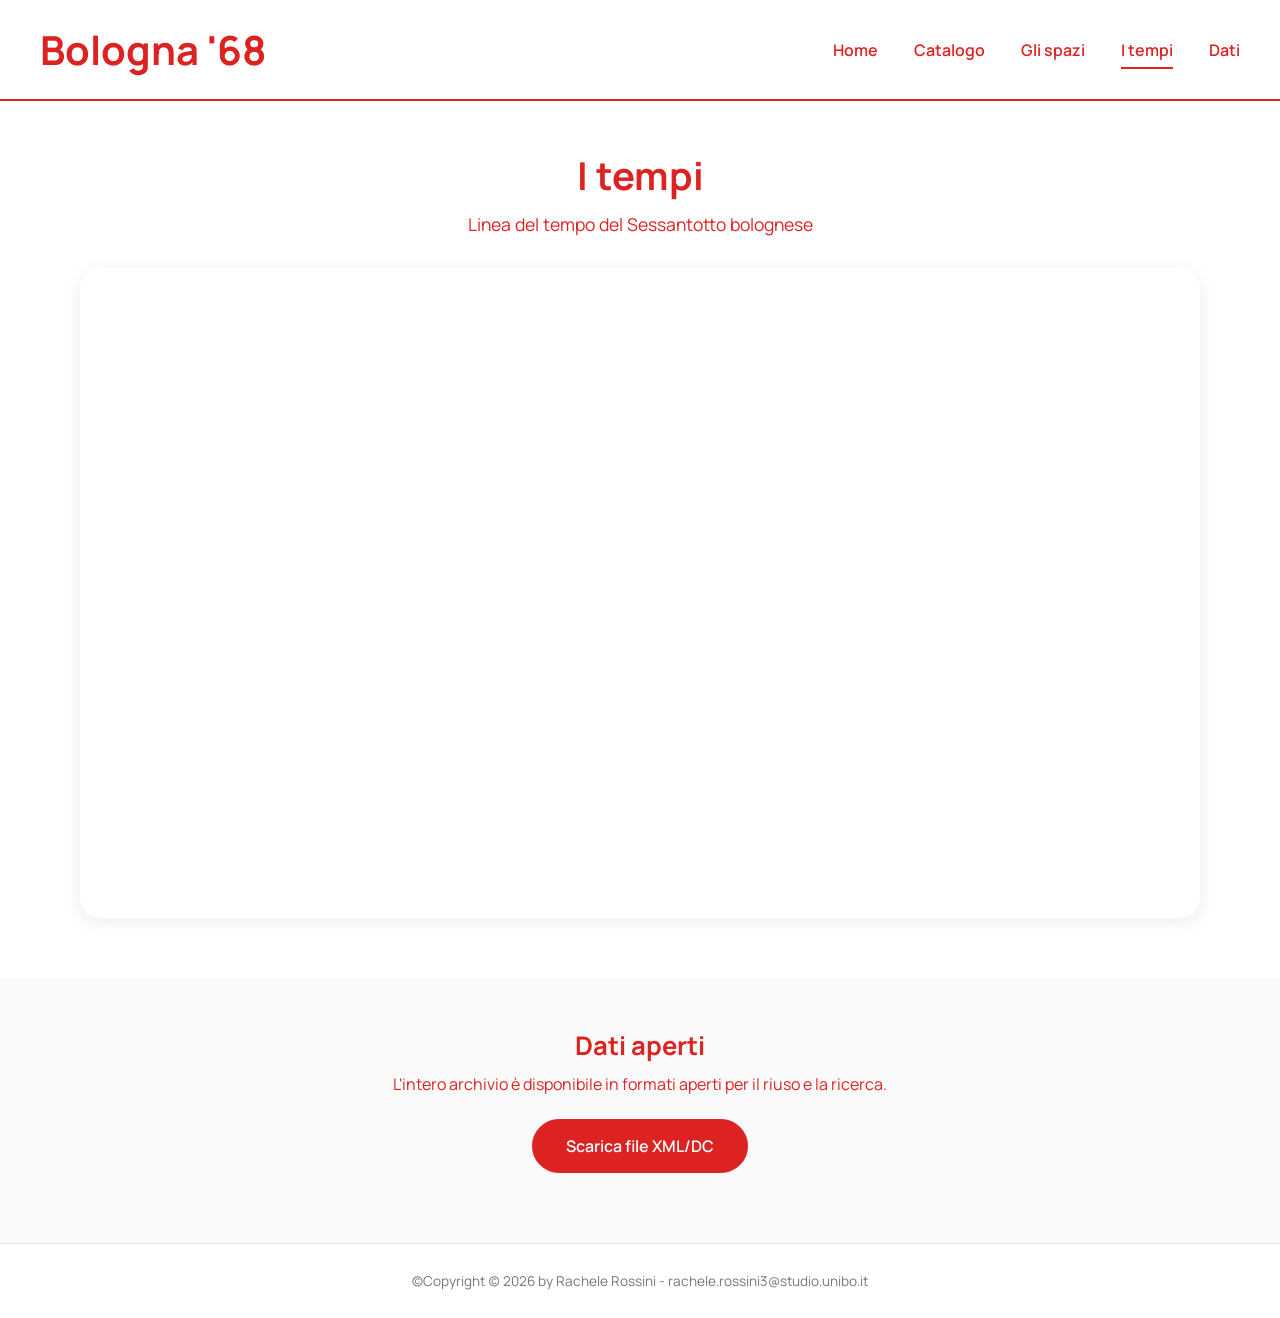
<file: tempi.html>
<!DOCTYPE html>
<html lang="it">
<head>
    <meta charset="UTF-8">
    <meta name="viewport" content="width=device-width, initial-scale=1.0">
    <title>Bologna '68 — I tempi</title>
    <link rel="preconnect" href="https://fonts.googleapis.com">
<link rel="preconnect" href="https://fonts.gstatic.com" crossorigin>
<link href="https://fonts.googleapis.com/css2?family=Manrope:wght@400;500;600;700;800&display=swap" rel="stylesheet">
    <link rel="stylesheet" href="style.css">
</head>

<body>
   <header>
    <div class="logo">
        <a href="index.html">Bologna '68</a>
    </div>
    <nav class="topnav" id="myTopnav">
        <ul>
            <li><a href="index.html" >Home</a></li>
            <li><a href="catalogo.html">Catalogo</a></li>
            <li><a href="spazi.html">Gli spazi</a></li>
            <li><a href="tempi.html" class="active">I tempi</a></li>
            <li><a href="dati.html">Dati</a></li>
            <li class="icon-item">
                <a href="javascript:void(0);" class="icon" onclick="myFunction()">&#9776;</a>
            </li>
        </ul>
    </nav>
</header>
        <section class="tempi-intro">
            <h1>I tempi</h1>
            <p>Linea del tempo del Sessantotto bolognese</p>
        </section>
           
<main class="container">

    <iframe src='https://cdn.knightlab.com/libs/timeline3/latest/embed/index.html?source=v2%3A2PACX-1vQBVgjyb17lQyaVV6JoFBNXJOv4TrEjdnsXEj6WmL8N_r81_IlID1nwsVmS8JVy9URaEfWfndHekPMw&font=Default&lang=it&initial_zoom=2&width=100%25&height=650' width='100%' height='650' webkitallowfullscreen mozallowfullscreen allowfullscreen frameborder='0'></iframe>
</main>
<section class="download-section">
    <h2>Dati aperti</h2>
    <p>L'intero archivio è disponibile in formati aperti per il riuso e la ricerca.</p>
    <a href="sessantotto.xml" download class="btn-download">Scarica file XML/DC</a>
</section>

  
<footer>
        &copy;Copyright (c) 2026 by Rachele Rossini - rachele.rossini3@studio.unibo.it
 
    </footer>

 <script src="script.js"></script>
</body>
</html>
</file>
<file: style.css>
* {
  box-sizing: border-box;  
  margin: 0;
  padding: 0;
}

body {
  font-family: "Manrope", sans-serif;
  color: #1a1a1a;  
}

a {
  text-decoration: none;  
  color: inherit;          
}

ul {
  list-style: none;  
}



header {
  display: flex;                    
  align-items: center;              
  justify-content: space-between;   
  padding: 22px 40px;
  border-bottom: 2px solid #dd2222; 
  position: sticky;
  top: 0;
  background: white;                
                                        
  z-index: 100;                     
}

.logo a {
  font-size: 2.5rem;
  font-weight: 700;
  color: #dd2222;
}



.topnav ul {
  display: flex;
  gap: 36px;
  align-items: center;
}

.topnav li a {
  font-weight: 600;
  padding-bottom: 6px;
  border-bottom: 2px solid transparent;
  color: #dd2222;
}

.topnav li a.active {
  border-bottom-color: #dd2222;
}

.topnav .icon-item {
  display: none;
}

@media screen and (max-width: 600px) {
  
  .topnav ul li {
    display: none;
  }
  
  .topnav ul li.icon-item {
    display: block;
  }

  .topnav .icon-item .icon {
    display: block;
    font-size: 1.5rem;
    color: #dd2222;
    padding: 4px 8px;
  }

  
  .topnav.responsive ul {
    flex-direction: column;
    align-items: flex-start;
    gap: 16px;
    padding-top: 12px;
  }

  .topnav.responsive ul li {
    display: block;
    width: 100%;
  }

  .topnav.responsive .icon-item {
    position: absolute;
    right: 40px;
    top: 22px;
  }
}



.hero-intro {
  text-align: center;
  padding: 48px 24px 32px;
}

.hero-intro h1 {
  font-size: 2.6rem;
  color: #dd2222;
  margin-bottom: 16px;
}

.hero-intro p {
  max-width: 760px;   
  margin: 0 auto;      
  color: #dd2222;
  font-size: 1.15rem;
}



.hero-image {
  height: 70vh;             
  min-height: 300px;        
  max-width: 1400px;
  margin: 0 auto;
  border-radius: 24px;
  background-position: center;
  background-repeat: no-repeat;
  background-size: cover;   
  position: relative;       
  transition: background-image 0.3s ease-in-out; 
  margin-bottom: 30px; 
}

.hero-text {
  position: absolute;               
  top: 25%;
  left: 50%;
  transform: translate(-50%, -50%); 
                                        
  text-align: center;
}

.hero-text a {
  display: inline-block;   
  font-size: 1.7rem;
  font-weight: 600;
  color: #dd2222;
  padding-bottom: 10px;
  border-bottom: 2px solid #dd2222;
}

.description-section p {
  margin-bottom: 30px;
  max-width: 760px;   
  margin: 0 auto;      
  color: #dd2222;
  font-size: 1.15rem;
  text-align:center;
  ;

}


.home-sections {
  padding: 60px 40px;
}

.sections-grid {
  display: grid;
  grid-template-columns: repeat(3, 1fr);  
  gap: 28px;                              
  max-width: 1200px;
  margin: 0 auto;
}

.section-card {
  background: #fafafa;
  border: 1px solid #e5e5e5;
  border-radius: 20px;
  padding: 32px 28px;
  text-align: center;
}

.section-card h3 {
  color: #dd2222;
  font-size: 1.3rem;
  margin-bottom: 12px;
}

.section-card p {
  color: #dd2222;
  margin-bottom: 20px;
  font-size: 0.98rem;
}

.btn-card {
  display: inline-block;
  background: #dd2222;
  color: white;
  font-weight: 600;
  padding: 10px 22px;
  border-radius: 999px;  
}



.download-section {
  text-align: center;
  padding: 50px 24px 70px;
  background: #fafafa;
}

.download-section h2 {
  color: #dd2222;
  font-size: 1.6rem;
  margin-bottom: 10px;
}

.download-section p {
  color: #dd2222;
  margin-bottom: 24px;
}

.btn-download {
  display: inline-block;
  background: #dd2222;
  color: white;
  font-weight: 600;
  padding: 14px 32px;
  border-radius: 999px;
  border: 2px solid #dd2222;  
}

.btn-download:hover {
  background: white;   
  color: #dd2222;
}



footer {
  text-align: center;
  padding: 28px 24px;
  color: #767676;
  font-size: 0.85rem;
  border-top: 1px solid #e5e5e5;
}



.catalog-intro {
  text-align: center;
  padding: 48px 24px 32px;
}

.catalog-intro h1 {
  font-size: 2.4rem;
  color: #dd2222;
  margin-bottom: 10px;
}

.catalog-intro p {
  color: #dd2222;
  font-size: 1.1rem;
}



.filter-section {
  max-width: 1200px;
  margin: 0 auto;
  padding: 0 40px 44px;
}

.filters-label {
  color: #dd2222;
  font-size: 1.1rem;
  font-weight: 700;
  margin-bottom: 16px;
}

#searchInput {
  width: 100%;
  padding: 14px 22px;
  border: 2px solid #dd2222;
  border-radius: 999px;
  font-family: "Manrope", sans-serif;
  font-size: 1rem;
  color: #1a1a1a;
  margin-bottom: 16px;
}

#searchInput:focus {
  outline: none;                                   
  box-shadow: 0 0 0 4px rgba(221, 34, 34, 0.15);   
                                                        
}

.filter-grid {
  display: grid;
  grid-template-columns: repeat(3, 1fr);  
  gap: 16px;
}

.filter-grid select {
  width: 100%;
  padding: 12px 20px;
  border: 2px solid #dd2222;
  border-radius: 999px;
  font-family: "Manrope", sans-serif;
  font-size: 0.95rem;
  color: #dd2222;
  background: white;
  cursor: pointer;
}



.grid-container {
  display: grid;
  grid-template-columns: repeat(4, 1fr);  
  gap: 24px;
  max-width: 1200px;
  margin: 0 auto;
  padding: 0 40px 60px;
}

.card {
  position: relative;     
  border-radius: 20px;
  overflow: hidden;        
  box-shadow: 0 4px 18px rgba(0, 0, 0, 0.08);
}

.card-image-wrapper {
  position: relative;
  aspect-ratio: 3 / 4;    
                              
  overflow: hidden;
}

.card-image-wrapper img {
  width: 100%;
  height: 100%;
  object-fit: cover;       
  transition: transform 0.5s ease;  
}

.card:hover .card-image-wrapper img {
  transform: scale(1.08);  
}


.card-overlay {
  position: absolute;
  inset: 0;                
  display: flex;                    
  flex-direction: column;
  justify-content: flex-end;        
  padding: 20px;
  background: linear-gradient(to top, rgba(0,0,0,0.85) 0%, rgba(0,0,0,0) 70%);
  opacity: 0;               
  transition: opacity 0.3s ease;
}

.card:hover .card-overlay {
  opacity: 1;   
}

.card-overlay h3 {
  color: white;
  font-size: 1rem;
  margin-bottom: 14px;
}

.btn-overlay {
  display: inline-block;
  align-self: flex-start;   
  background: #dd2222;
  color: white;
  font-weight: 600;
  font-size: 0.8rem;
  padding: 8px 18px;
  border-radius: 999px;
}

#noResults {
  display: none;   
  text-align: center;
  color: #767676;
  padding: 60px 0;
}



.spazi-intro {
  text-align: center;
  padding: 48px 24px 32px;
}

.spazi-intro h1 {
  font-size: 2.4rem;
  color: #dd2222;
  margin-bottom: 10px;
}

.spazi-intro p {
  color: #dd2222;
  font-size: 1.1rem;
}

#map {
  height: 700px;
  width: 100%;
  border: 2px solid #dd2222;
  margin-top: 20px;
  border-radius:20px
}


.tempi-intro {
  text-align: center;
  padding: 48px 24px 32px;
}

.tempi-intro h1 {
  font-size: 2.4rem;
  color: #dd2222;
  margin-bottom: 10px;
}

.tempi-intro p {
  color: #dd2222;
  font-size: 1.1rem;
}

main.container {
  max-width: 1200px;
  margin: 0 auto;
  padding: 0 40px 60px;
}

main.container iframe {
  display: block;
  width: 100%;
  border-radius: 20px;
  box-shadow: 0 4px 18px rgba(0, 0, 0, 0.08);
}



.scheda-layout {
  max-width: 1500px;
  margin: 0 auto;
  padding: 40px;
  display: grid;
  grid-template-columns: 1.4fr 1fr;   
  gap: 50px;
  align-items: start;   
}

.scheda-image img {
  width: 95%;
  box-shadow: 0 4px 18px rgba(0,0,0,0.1);
  position: sticky;    
  top: 100px;
}


.scheda-image.manifesto img {
  width: 75%;      
  margin: 0 auto;
  display: block;
}

.doc-type-label {
  color: #dd2222;
  font-weight: 700;
  font-size: 0.85rem;
  text-transform: uppercase;
  letter-spacing: 0.05em;
  margin-bottom: 8px;
}

.scheda-content h1 {
  font-weight: 600;
  font-size: 2rem;
  margin-bottom: 16px;
  color: #dd2222;
}

.scheda-description {
  color: #CD5C5C;
  line-height: 1.6;
  margin-bottom: 28px;
  text-align: justify;  
}



.transcription-box {
  background: #fafafa;
  border-left: 4px solid #dd2222;   
  border-radius: 8px;
  padding: 24px 28px;
  margin-bottom: 28px;
  font-size: 0.95rem;
  line-height: 1.8;
}

.transcription-box h3 {
  font-size: 0.9rem;
  color: #dd2222;
  text-transform: uppercase;
  margin-bottom: 12px;
  text-align: center;
}


.tei-religious { background: #fde3e3; padding: 1px 4px; border-radius: 3px; }
.tei-social    { background: #e3edfd; padding: 1px 4px; border-radius: 3px; }
.tei-political { background: #e9e3fd; padding: 1px 4px; border-radius: 3px; }
.tei-state     { background: #fdf3e3; padding: 1px 4px; border-radius: 3px; }
.tei-place     { background: #e3fde8; padding: 1px 4px; border-radius: 3px; }
.tei-people    { background: #8FBC8F; padding: 1px 4px; border-radius: 3px; }

.tei-legend {
  display: flex;
  flex-wrap: wrap;   
  gap: 12px;
  margin-top: 14px;
  font-size: 0.75rem;
  color: #767676;
}

.tei-legend span {
  padding: 2px 8px;
  border-radius: 3px;
}



.scheda-table {
  width: 100%;
  border-collapse: collapse;   
}

.scheda-table caption {
  color: #dd2222;
  font-weight: 700;
  font-size: 0.85rem;
  text-transform: uppercase;
  letter-spacing: 0.05em;
  margin-bottom: 8px;
  caption-side: top;   
  text-align: left;
}

.scheda-table tr {
  border-bottom: 1px solid #dd2222;
}

.scheda-table th {
  text-align: left;
  padding: 10px 16px 10px 0;
  color: #dd2222;
  font-weight: 600;
  font-size: 0.85rem;
  width: 140px;          
  vertical-align: top;
}

.scheda-table td {
  padding: 10px 0;
  font-size: 0.9rem;
  color: #CD5C5C;
}


.scheda-table td .tema-link {
  color: #1a1a1a;
  font-weight: 700;
  text-decoration: underline;
  text-decoration-thickness: 2px;
  text-underline-offset: 3px;
  text-decoration-color: #dd2222;   
}

.scheda-table td .tema-link:hover {
  color: #dd2222;
}



.related-section {
  max-width: 1200px;
  margin: 0 auto;
  padding: 20px 40px 60px;
}

.related-section h2 {
  color: #dd2222;
  font-size: 1.4rem;
  margin-bottom: 20px;
}

.related-grid {
  display: grid;
  grid-template-columns: repeat(3, 1fr);
  gap: 20px;
}

.related-card {
  display: block;   
  border-radius: 12px;
  overflow: hidden;
  box-shadow: 0 2px 10px rgba(0,0,0,0.08);
  transition: transform 0.2s ease;
}

.related-card:hover {
  transform: translateY(-4px);   
}

.related-card img {
  width: 100%;
  aspect-ratio: 4/3;
  object-fit: cover;
}

.related-card p {
  padding: 10px 12px;
  font-size: 0.85rem;
  color: #dd2222;
}


@media (max-width: 800px) {
  .scheda-layout { grid-template-columns: 1fr; }
  .scheda-image img { position: static; }   
  .related-grid { grid-template-columns: 1fr; }
}



.dati-intro {
  text-align: center;
  padding: 48px 24px 20px;
}

.dati-intro h1 {
  font-size: 2.4rem;
  color: #dd2222;
  margin-bottom: 10px;
}

.dati-intro p {
  color: #4a4a4a;
  font-size: 1.1rem;
  max-width: 700px;
  margin: 0 auto;
}

.download-buttons {
  display: flex;
  justify-content: center;
  gap: 16px;
  padding: 24px;
  flex-wrap: wrap;   
}

.dati-section {
  max-width: 1200px;
  margin: 0 auto;
  padding: 30px 40px;
}

.dati-section h2 {
  color: #dd2222;
  font-size: 1.5rem;
  margin-bottom: 16px;
}

.dati-section p {
  color: #4a4a4a;
  line-height: 1.6;
  margin-bottom: 16px;
}

.dati-table-wrapper {
  overflow-x: auto;   
  border-radius: 12px;
  box-shadow: 0 4px 18px rgba(0,0,0,0.08);
}

.dati-table {
  width: 100%;
  border-collapse: collapse;
  font-size: 0.85rem;
  white-space: nowrap;   
}

.dati-table th {
  background: #dd2222;
  color: white;
  text-align: left;
  padding: 12px 16px;
  position: sticky;     
  top: 0;
}

.dati-table td {
  padding: 10px 16px;
  border-bottom: 1px solid #e5e5e5;
  color: #1a1a1a;
}


.dati-table tr:nth-child(even) {
  background: #fafafa;
}

.dati-table a {
  color: #dd2222;
  text-decoration: underline;
}
</file>
